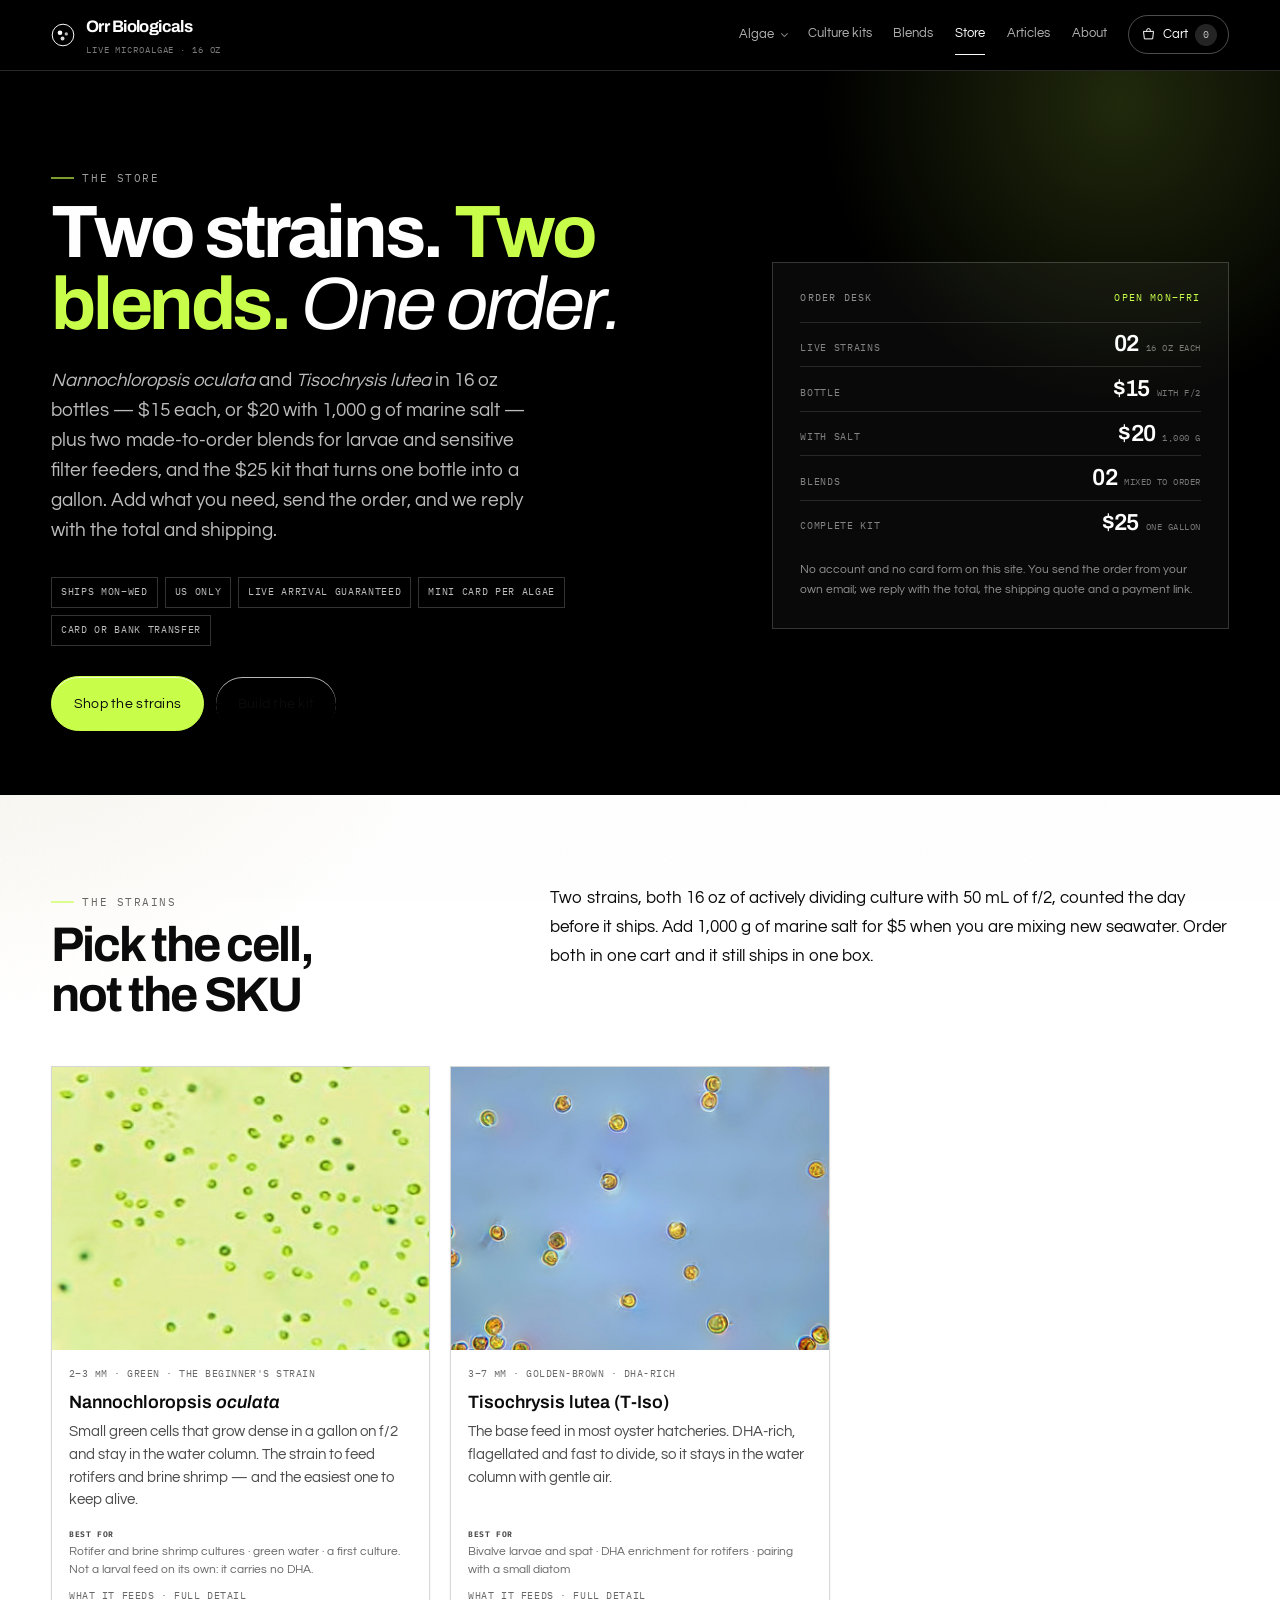
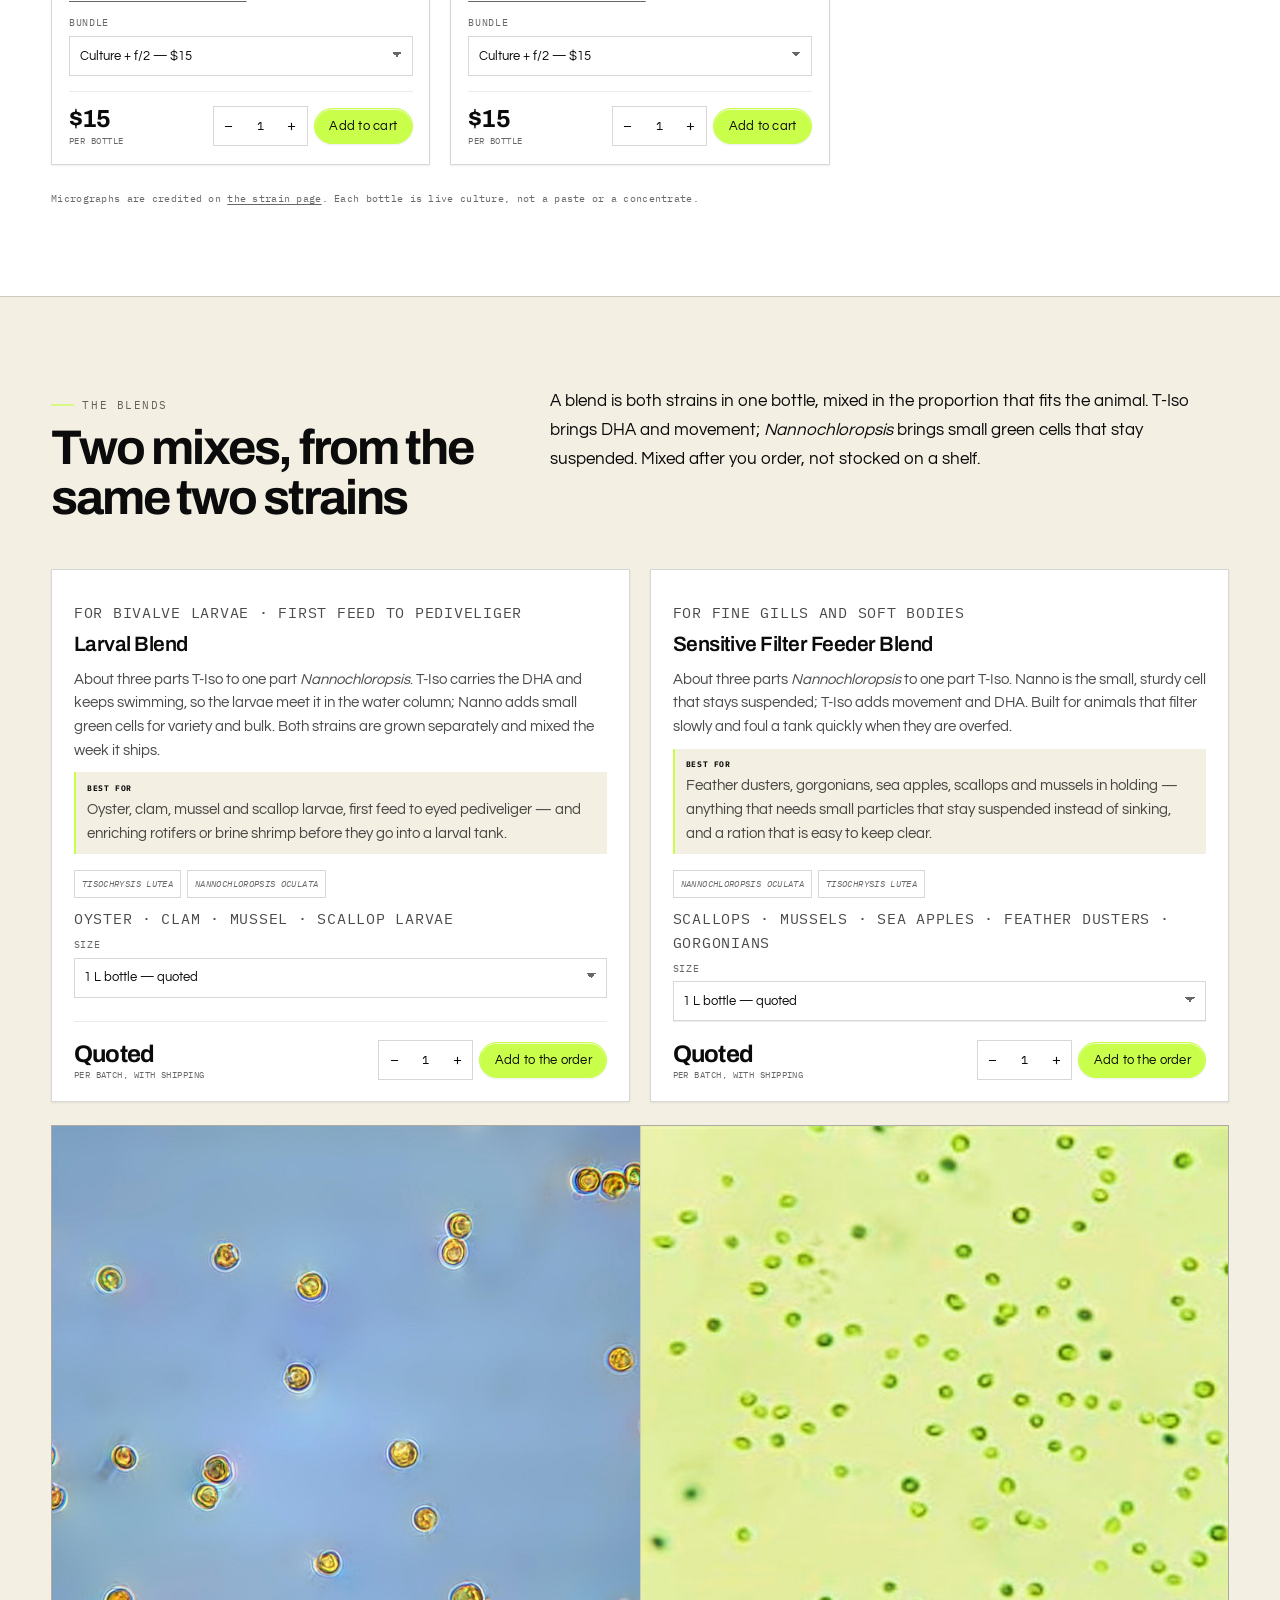
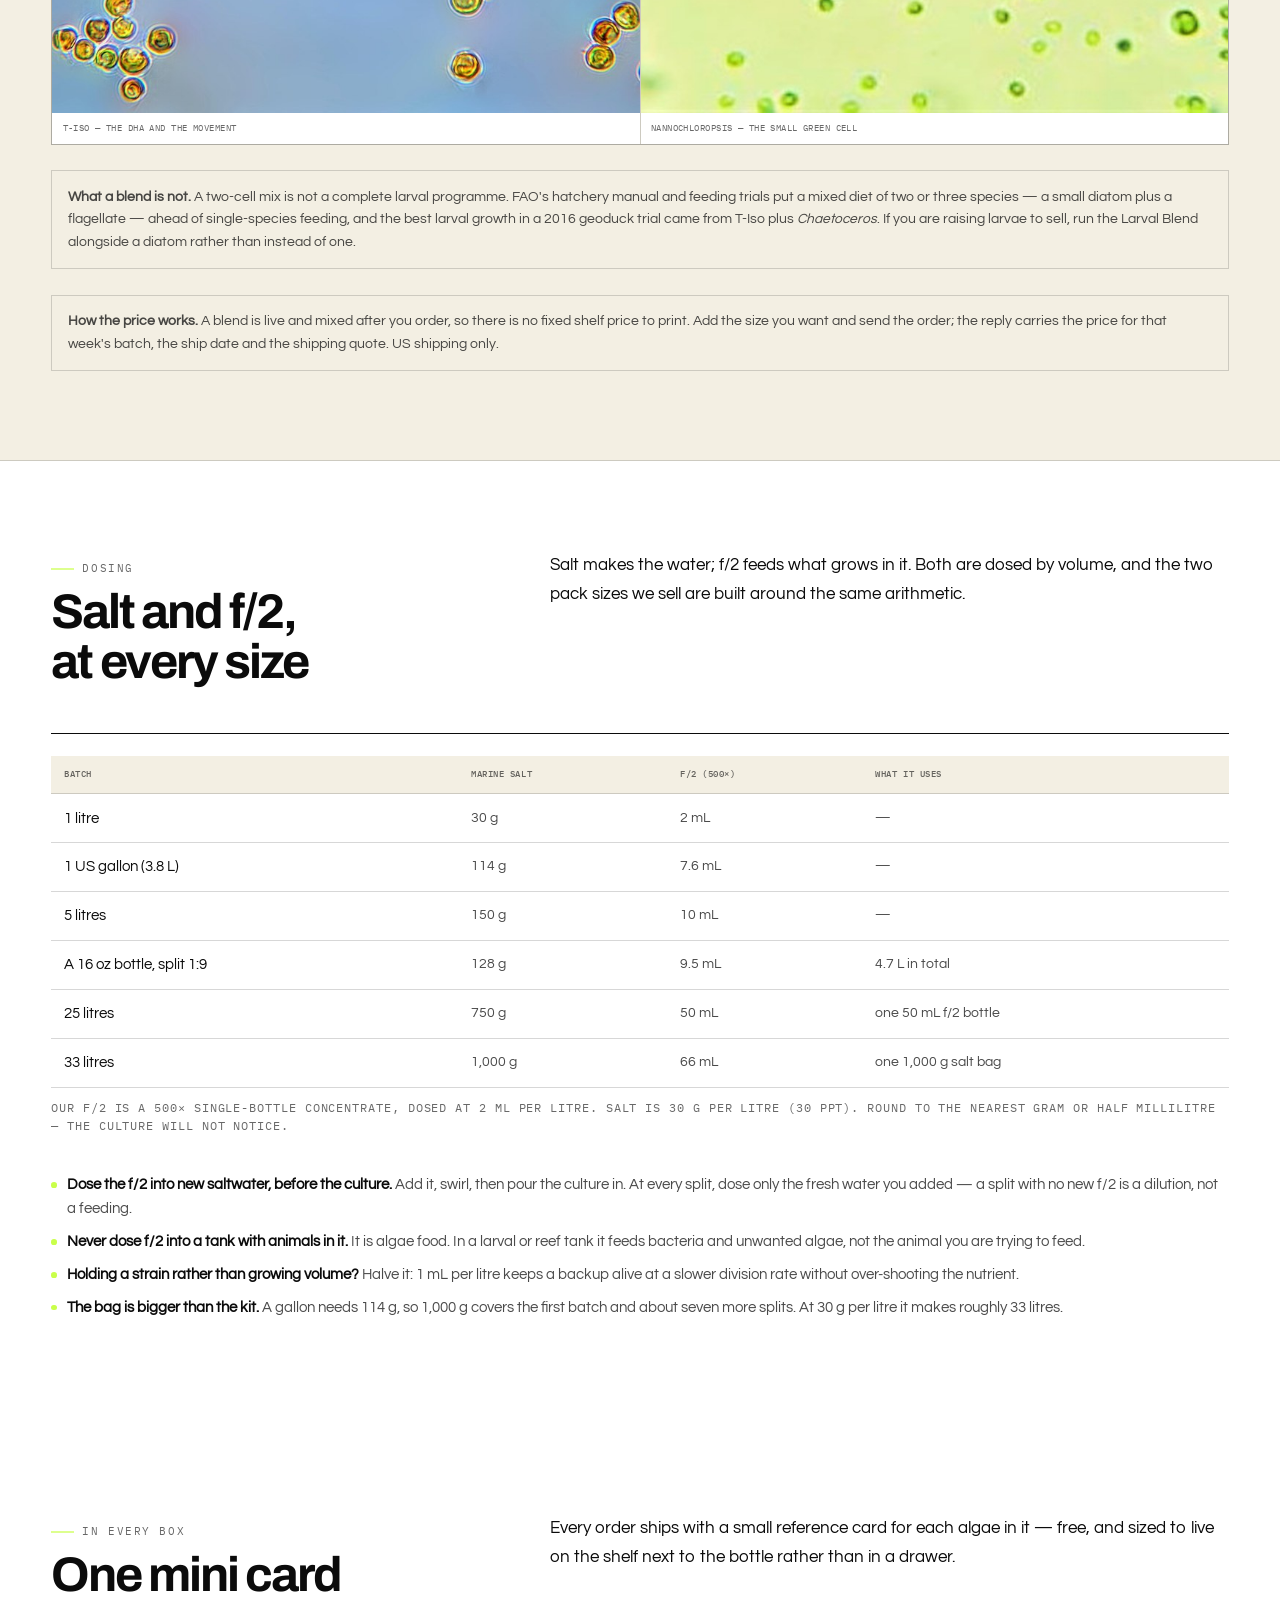
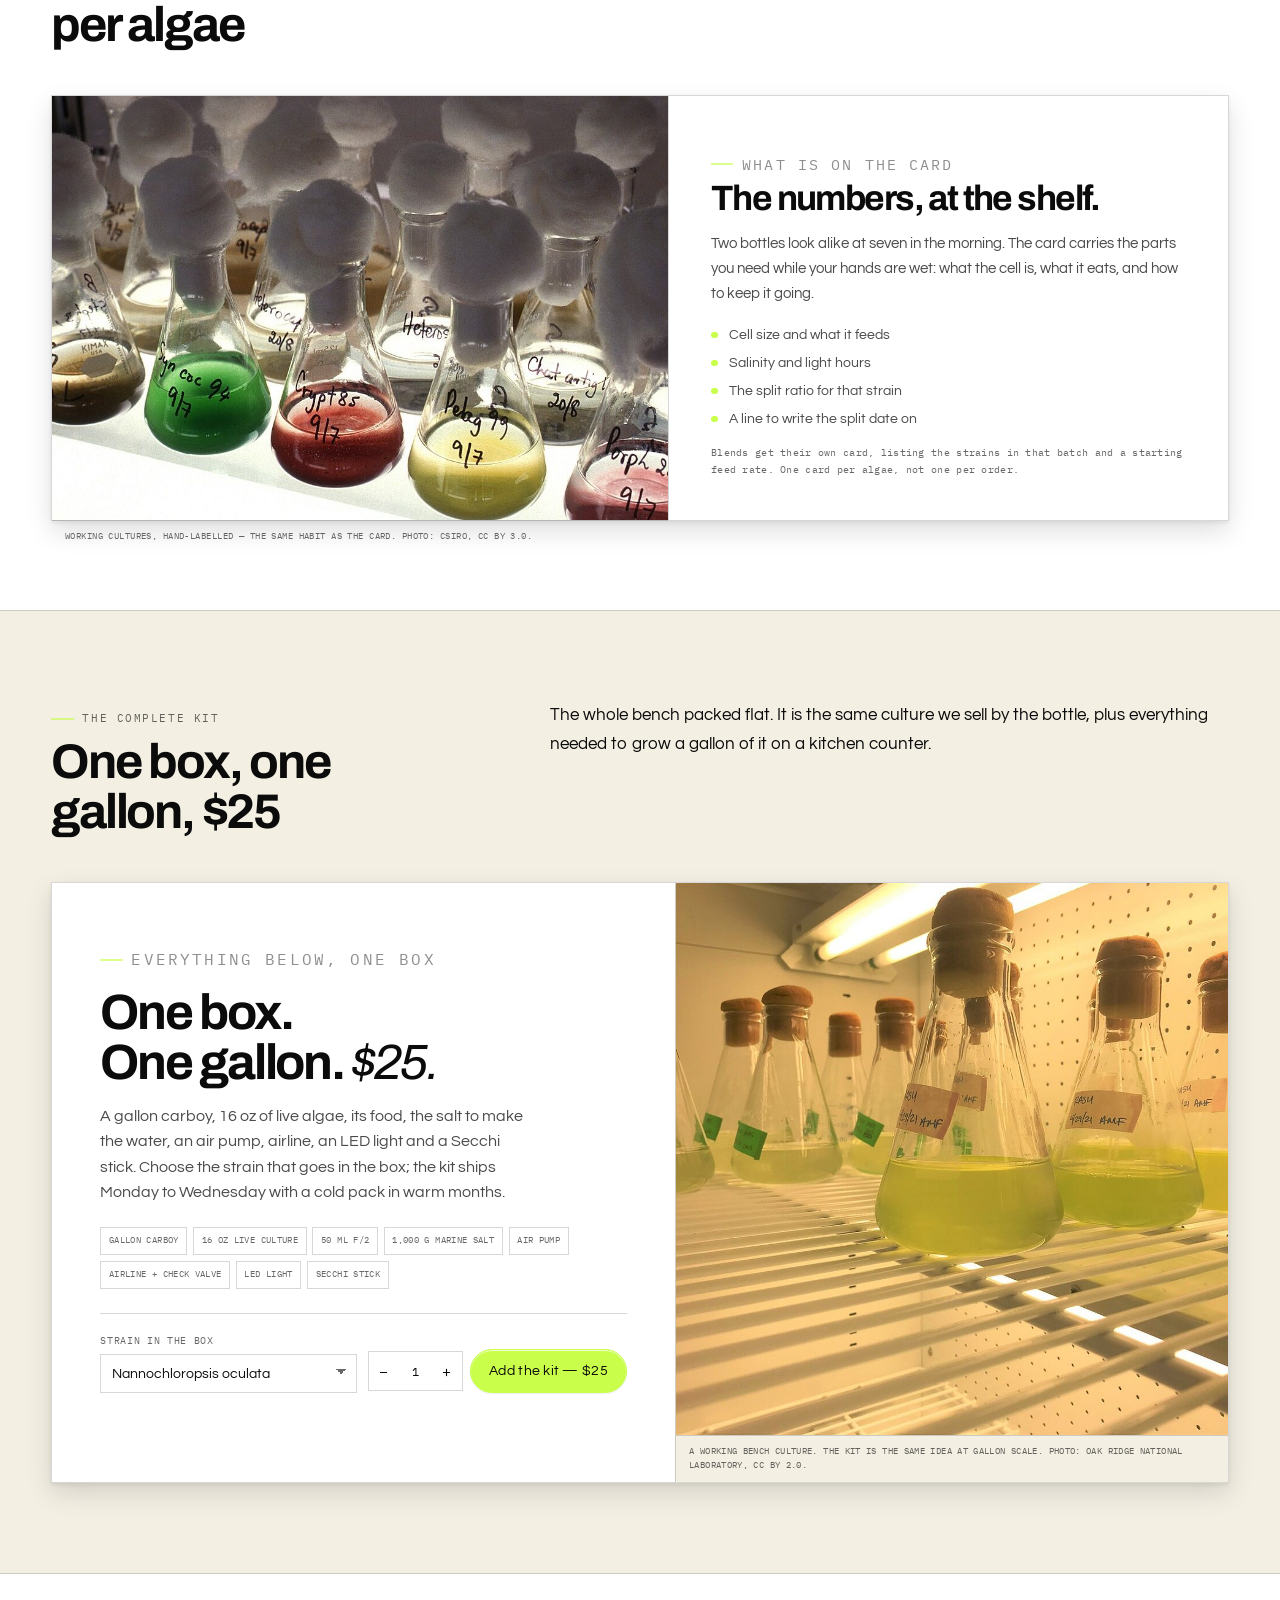
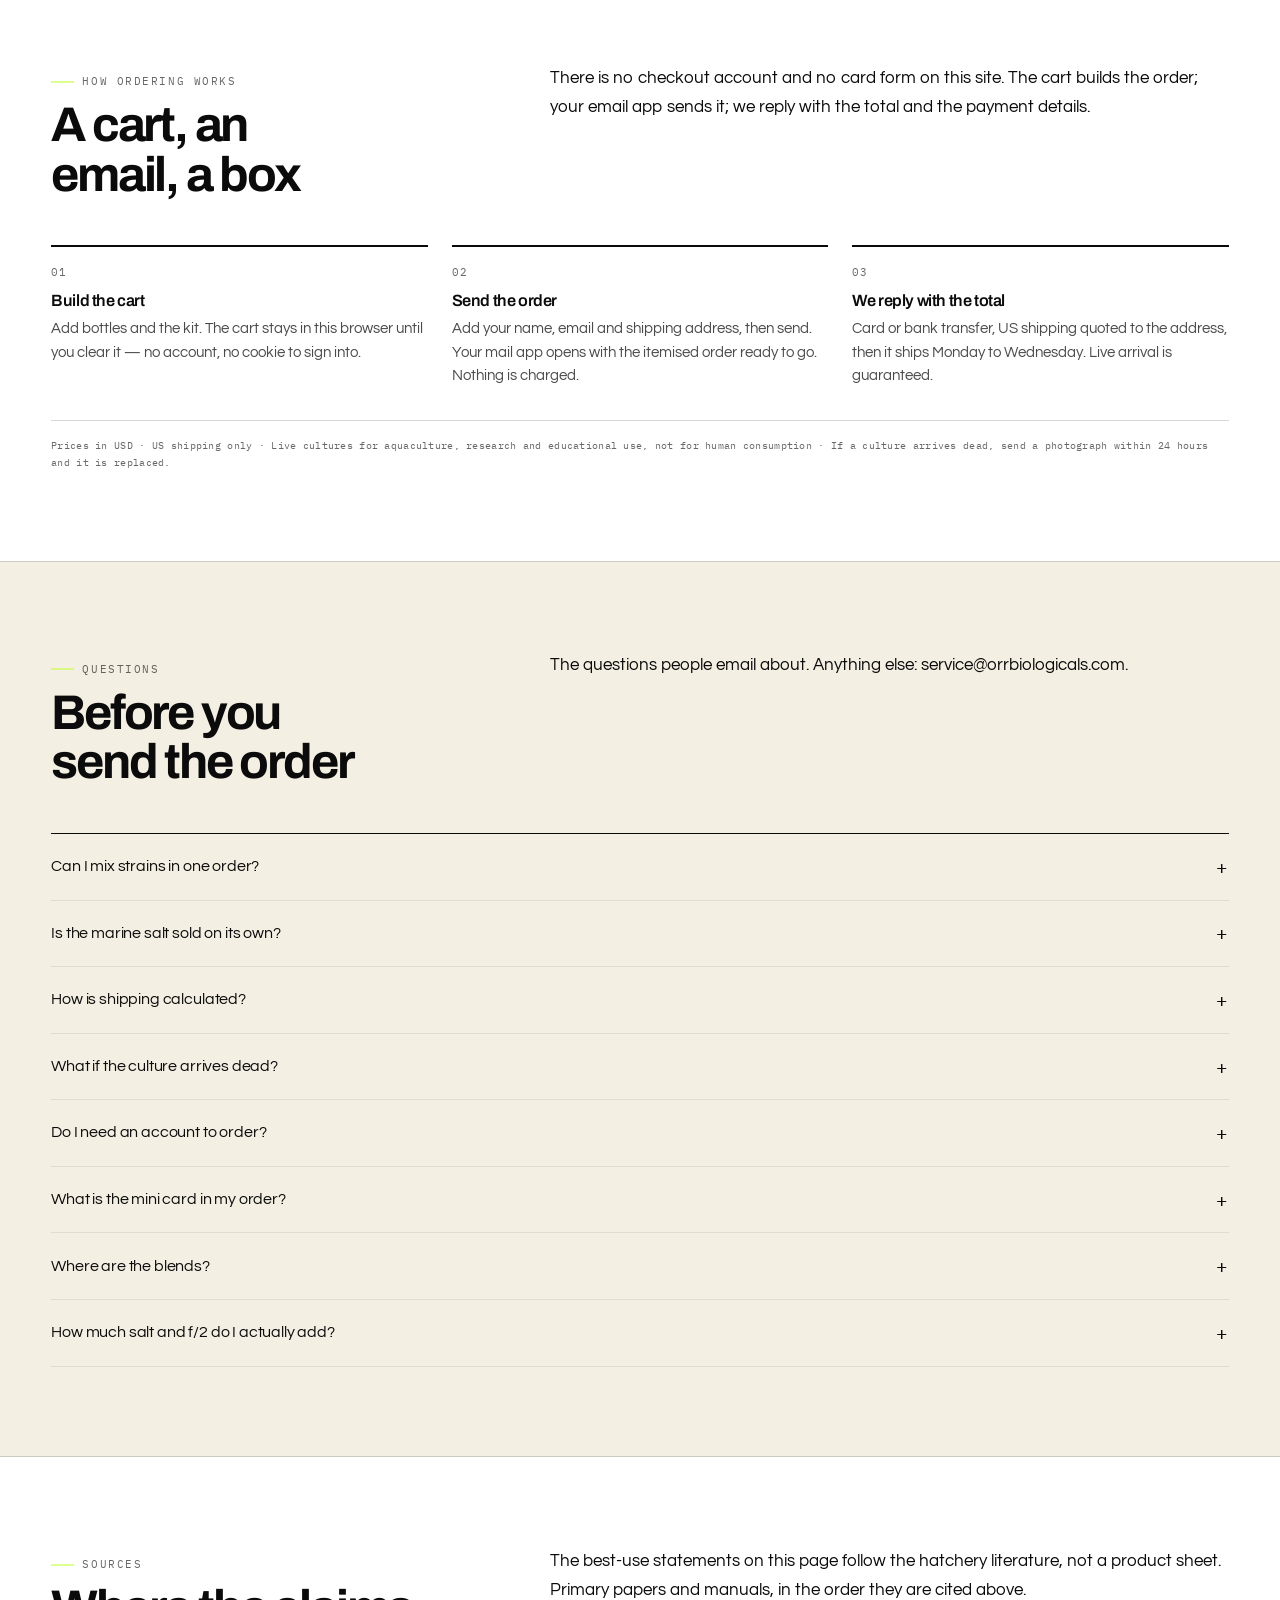
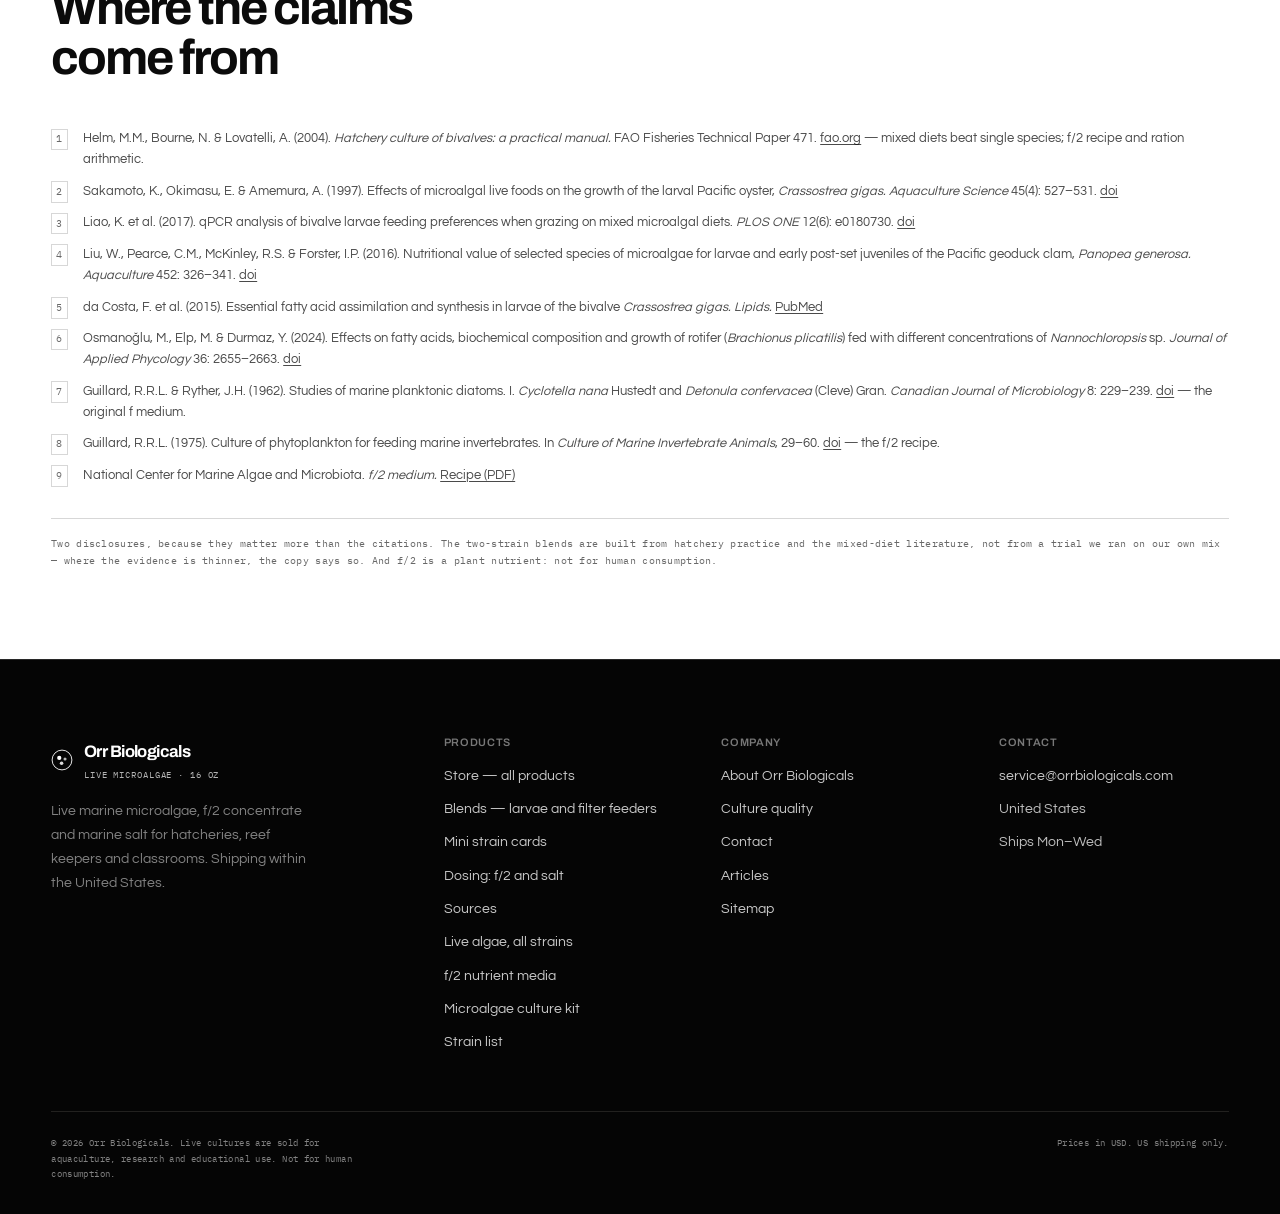
<file: index.html>
<!DOCTYPE html>
<html lang="en">
<head>
<meta charset="utf-8">
<meta name="viewport" content="width=device-width, initial-scale=1">
<title>Two Live Microalgae Strains &amp; Blends | Orr Biologicals</title>
<meta name="description" content="Nannochloropsis oculata and Tisochrysis lutea, 16 oz for $15 or $20 with salt, with what each strain is best at and the salt and f/2 doses. Two blends mixed to order, and the one-gallon kit. US shipping.">
<link rel="canonical" href="https://store.orrbiologicals.com/">
<meta name="robots" content="max-image-preview:large">
<link rel="icon" href="/favicon.svg" type="image/svg+xml">
<link rel="preconnect" href="https://fonts.googleapis.com">
<link rel="preconnect" href="https://fonts.gstatic.com" crossorigin>
<link rel="stylesheet" href="https://fonts.googleapis.com/css2?family=Archivo:wght@400;500;600;700;800&amp;family=IBM+Plex+Mono:wght@400;500&amp;family=Questrial&amp;display=swap">
<link rel="stylesheet" href="/assets/site.css?v=20261124a">
<link rel="stylesheet" href="/assets/store.css?v=20261127b">
<meta name="theme-color" content="#000000">
<meta property="og:type" content="website">
<meta property="og:site_name" content="Orr Biologicals">
<meta property="og:title" content="Two strains, two blends — the store">
<meta property="og:description" content="Nannochloropsis and T-Iso at $15 a bottle, $20 with salt, blends mixed to order, and the kit. A mini card for every algae in the box.">
<meta property="og:url" content="https://store.orrbiologicals.com/">
<meta property="og:locale" content="en_US">
<meta property="og:image" content="https://store.orrbiologicals.com/assets/images/culturekit-hero.jpg">
<meta property="og:image:type" content="image/jpeg">
<meta property="og:image:width" content="1024">
<meta property="og:image:height" content="1024">
<meta property="og:image:alt" content="Cotton-plugged flasks of green microalgae cultures on a lit shelf.">
<meta name="twitter:card" content="summary_large_image">
<meta name="twitter:title" content="Two strains, two blends — the store">
<meta name="twitter:description" content="Nannochloropsis and T-Iso, $15 or $20 with salt, blends mixed to order. A mini card for every algae in the box.">
<meta name="twitter:image" content="https://store.orrbiologicals.com/assets/images/culturekit-hero.jpg">
<meta name="twitter:image:alt" content="A one-gallon microalgae culture kit on a pale wooden bench.">
<script type="application/ld+json">
{
  "@context": "https://schema.org",
  "@graph": [
    {
      "@type": "BreadcrumbList",
      "itemListElement": [
        {
          "@type": "ListItem",
          "position": 1,
          "name": "Home",
          "item": "https://orrbiologicals.com/"
        },
        {
          "@type": "ListItem",
          "position": 2,
          "name": "Store",
          "item": "https://store.orrbiologicals.com/"
        }
      ]
    },
    {
      "@type": "ItemList",
      "name": "Orr Biologicals store",
      "numberOfItems": 3,
      "itemListElement": [
        {
          "@type": "ListItem",
          "position": 1,
          "item": {
            "@type": "Product",
            "name": "Nannochloropsis oculata, 16 oz live culture",
            "url": "https://store.orrbiologicals.com/#nanno",
            "image": "https://store.orrbiologicals.com/assets/strains/nannochloropsis-oculata.jpg",
            "brand": {
              "@type": "Brand",
              "name": "Orr Biologicals"
            },
            "offers": {
              "@type": "Offer",
              "price": "15.00",
              "priceCurrency": "USD",
              "availability": "https://schema.org/InStock"
            }
          }
        },
        {
          "@type": "ListItem",
          "position": 2,
          "item": {
            "@type": "Product",
            "name": "Tisochrysis lutea (T-Iso), 16 oz live culture",
            "url": "https://store.orrbiologicals.com/#tiso",
            "image": "https://store.orrbiologicals.com/assets/strains/tisochrysis-lutea.jpg",
            "brand": {
              "@type": "Brand",
              "name": "Orr Biologicals"
            },
            "offers": {
              "@type": "Offer",
              "price": "15.00",
              "priceCurrency": "USD",
              "availability": "https://schema.org/InStock"
            }
          }
        },
        {
          "@type": "ListItem",
          "position": 3,
          "item": {
            "@type": "Product",
            "name": "One-gallon microalgae culture kit",
            "url": "https://store.orrbiologicals.com/#kit",
            "image": "https://store.orrbiologicals.com/assets/images/culturekit-hero.jpg",
            "brand": {
              "@type": "Brand",
              "name": "Orr Biologicals"
            },
            "offers": {
              "@type": "Offer",
              "price": "25.00",
              "priceCurrency": "USD",
              "availability": "https://schema.org/InStock"
            }
          }
        }
      ]
    }
  ]
}
</script>
</head>
<body class="store-page">
<div class="ambient" aria-hidden="true"></div>
<a class="skip" href="#main">Skip to content</a>
<header class="site-head">
  <div class="wrap head-in">
    <a class="brand" href="https://orrbiologicals.com/">
      <svg viewBox="0 0 32 32" aria-hidden="true" focusable="false">
        <circle cx="16" cy="16" r="14.4" fill="none" stroke="currentColor" stroke-width="1.3"/>
        <circle cx="12" cy="13" r="3.1" fill="currentColor"/>
        <circle cx="20.4" cy="14.6" r="2.2" fill="currentColor" opacity=".72"/>
        <circle cx="15.4" cy="20.6" r="2.6" fill="currentColor" opacity=".86"/>
      </svg>
      <span>Orr Biologicals<small>Live microalgae · 16 oz</small></span>
    </a>
    <nav class="nav" aria-label="Primary">
      <details class="nav-drop">
        <summary>Algae</summary>
        <div class="nav-drop__menu">
          <a href="https://orrbiologicals.com/algae">Live algae</a>
          <a href="https://orrbiologicals.com/algae#media">f/2 nutrient media</a>
          <a href="https://orrbiologicals.com/algae#salt">Marine salt</a>
        </div>
      </details>
      <a href="https://orrbiologicals.com/culturekits">Culture kits</a>
      <a href="#blends">Blends</a>
      <a href="/" aria-current="page">Store</a>
      <a href="https://orrbiologicals.com/articles/">Articles</a>
      <a href="https://orrbiologicals.com/company">About</a>
      <button type="button" class="store-cart" data-open-cart data-empty="true" aria-haspopup="dialog" aria-label="Open cart, 0 items">
        <svg viewBox="0 0 24 24" fill="none" stroke="currentColor" stroke-width="1.6" aria-hidden="true" focusable="false">
          <path d="M4 7h16l-1.4 12H5.4L4 7Z"/>
          <path d="M9 7V5.5a3 3 0 0 1 6 0V7"/>
        </svg>
        Cart <span class="store-cart__count" data-cart-count>0</span>
      </button>
    </nav>
  </div>
</header>

<main id="main">
  <section class="store-hero" aria-labelledby="store-title">
    <div class="wrap store-hero__grid">
      <div>
        <p class="eyebrow">The store</p>
        <h1 id="store-title">Two strains. <span>Two blends.</span> <em>One order.</em></h1>
        <p class="lead"><i>Nannochloropsis oculata</i> and <i>Tisochrysis lutea</i> in 16 oz bottles — $15 each, or $20 with 1,000 g of marine salt — plus two made-to-order blends for larvae and sensitive filter feeders, and the $25 kit that turns one bottle into a gallon. Add what you need, send the order, and we reply with the total and shipping.</p>
        <ul class="store-hero__chips">
          <li>Ships Mon–Wed</li>
          <li>US only</li>
          <li>Live arrival guaranteed</li>
          <li>Mini card per algae</li>
          <li>Card or bank transfer</li>
        </ul>
        <div class="btn-row">
          <a class="btn" href="#shelf">Shop the strains</a>
          <a class="btn btn--ghost" href="#kit">Build the kit</a>
        </div>
      </div>
      <aside class="store-desk" aria-label="Store summary">
        <p class="store-desk__head">Order desk <span>Open Mon–Fri</span></p>
        <dl>
          <div><dt>Live strains</dt><dd><b>02</b><span>16 oz each</span></dd></div>
          <div><dt>Bottle</dt><dd><b>$15</b><span>with f/2</span></dd></div>
          <div><dt>With salt</dt><dd><b>$20</b><span>1,000 g</span></dd></div>
          <div><dt>Blends</dt><dd><b>02</b><span>mixed to order</span></dd></div>
          <div><dt>Complete kit</dt><dd><b>$25</b><span>one gallon</span></dd></div>
        </dl>
        <p class="store-desk__note">No account and no card form on this site. You send the order from your own email; we reply with the total, the shipping quote and a payment link.</p>
      </aside>
    </div>
  </section>

  <section class="store-section" id="shelf" aria-labelledby="shelf-title">
    <div class="wrap">
      <div class="section-head">
        <div>
          <p class="eyebrow">The strains</p>
          <h2 id="shelf-title">Pick the cell, not the SKU</h2>
        </div>
        <p class="store-lead">Two strains, both 16 oz of actively dividing culture with 50 mL of f/2, counted the day before it ships. Add 1,000 g of marine salt for $5 when you are mixing new seawater. Order both in one cart and it still ships in one box.</p>
      </div>

      <noscript><p class="store-noscript">The cart needs JavaScript. You can still order by email at <a href="mailto:service@orrbiologicals.com?subject=Store%20order">service@orrbiologicals.com</a> — tell us the strain, the quantity and the address.</p></noscript>

      <div class="prod-grid">
        <article class="prod" id="nanno" data-product="nanno">
          <button type="button" class="prod__media" data-strain-open="nanno" aria-label="Open details for Nannochloropsis oculata">
            <img src="/assets/strains/nannochloropsis-oculata.jpg" width="800" height="800" loading="eager" decoding="async" alt="Light micrograph of Nannochloropsis oculata: many small, round green cells across a pale green field.">
          </button>
          <div class="prod__body">
            <p class="prod__meta">2–3 µm · green · the beginner's strain</p>
            <h3><button type="button" class="prod__name" data-strain-open="nanno">Nannochloropsis <i>oculata</i></button></h3>
            <p class="prod__desc">Small green cells that grow dense in a gallon on f/2 and stay in the water column. The strain to feed rotifers and brine shrimp — and the easiest one to keep alive.</p>
            <p class="prod__best"><b>Best for</b>Rotifer and brine shrimp cultures · green water · a first culture. Not a larval feed on its own: it carries no DHA.</p>
            <button type="button" class="prod__more" data-strain-open="nanno">What it feeds · full detail</button>
            <div class="prod__opts">
              <label for="variant-nanno">Bundle</label>
              <select id="variant-nanno" data-variant>
                <option value="culture">Culture + f/2 — $15</option>
                <option value="salt">+ 1,000 g marine salt — $20</option>
              </select>
            </div>
            <div class="prod__foot">
              <p class="prod__price"><b data-price>$15</b><small>per bottle</small></p>
              <div class="prod__actions">
                <div class="qty">
                  <button type="button" data-step="-1" aria-label="Decrease Nannochloropsis quantity">−</button>
                  <input type="number" min="1" max="99" value="1" inputmode="numeric" aria-label="Nannochloropsis quantity" data-qty-input>
                  <button type="button" data-step="1" aria-label="Increase Nannochloropsis quantity">+</button>
                </div>
                <button type="button" class="btn" data-add>Add to cart</button>
              </div>
            </div>
          </div>
        </article>

        <article class="prod" id="tiso" data-product="tiso">
          <button type="button" class="prod__media" data-strain-open="tiso" aria-label="Open details for Tisochrysis lutea (T-Iso)">
            <img src="/assets/strains/tisochrysis-lutea.jpg" width="800" height="800" loading="lazy" decoding="async" alt="Light micrograph of Tisochrysis lutea, the T-Iso strain: many small golden-brown cells across a pale blue field.">
          </button>
          <div class="prod__body">
            <p class="prod__meta">3–7 µm · golden-brown · DHA-rich</p>
            <h3><button type="button" class="prod__name" data-strain-open="tiso">Tisochrysis lutea (T-Iso)</button></h3>
            <p class="prod__desc">The base feed in most oyster hatcheries. DHA-rich, flagellated and fast to divide, so it stays in the water column with gentle air.</p>
            <p class="prod__best"><b>Best for</b>Bivalve larvae and spat · DHA enrichment for rotifers · pairing with a small diatom</p>
            <button type="button" class="prod__more" data-strain-open="tiso">What it feeds · full detail</button>
            <div class="prod__opts">
              <label for="variant-tiso">Bundle</label>
              <select id="variant-tiso" data-variant>
                <option value="culture">Culture + f/2 — $15</option>
                <option value="salt">+ 1,000 g marine salt — $20</option>
              </select>
            </div>
            <div class="prod__foot">
              <p class="prod__price"><b data-price>$15</b><small>per bottle</small></p>
              <div class="prod__actions">
                <div class="qty">
                  <button type="button" data-step="-1" aria-label="Decrease T-Iso quantity">−</button>
                  <input type="number" min="1" max="99" value="1" inputmode="numeric" aria-label="T-Iso quantity" data-qty-input>
                  <button type="button" data-step="1" aria-label="Increase T-Iso quantity">+</button>
                </div>
                <button type="button" class="btn" data-add>Add to cart</button>
              </div>
            </div>
          </div>
        </article>




      </div>

      <p class="store-credit">Micrographs are credited on <a href="https://orrbiologicals.com/algae#strains">the strain page</a>. Each bottle is live culture, not a paste or a concentrate.</p>
    </div>
  </section>


  <section class="store-section store-section--paper" id="blends" aria-labelledby="blends-title">
    <div class="wrap">
      <div class="section-head">
        <div>
          <p class="eyebrow">The blends</p>
          <h2 id="blends-title">Two mixes, from the same two strains</h2>
        </div>
        <p class="store-lead">A blend is both strains in one bottle, mixed in the proportion that fits the animal. T-Iso brings DHA and movement; <i>Nannochloropsis</i> brings small green cells that stay suspended. Mixed after you order, not stocked on a shelf.</p>
      </div>
      <div class="blend-grid">
        <article class="blend-card" id="blend-larval" data-product="blend-larval">
          <p class="prod__meta">For bivalve larvae · first feed to pediveliger</p>
          <h3>Larval Blend</h3>
          <p>About three parts T-Iso to one part <i>Nannochloropsis</i>. T-Iso carries the DHA and keeps swimming, so the larvae meet it in the water column; Nanno adds small green cells for variety and bulk. Both strains are grown separately and mixed the week it ships.</p>
          <p class="blend-card__best"><b>Best for</b>Oyster, clam, mussel and scallop larvae, first feed to eyed pediveliger — and enriching rotifers or brine shrimp before they go into a larval tank.</p>
          <ul class="blend-card__parts">
            <li><i>Tisochrysis lutea</i></li>
            <li><i>Nannochloropsis oculata</i></li>
          </ul>
          <p class="prod__meta">Oyster · clam · mussel · scallop larvae</p>
          <div class="prod__opts">
            <label for="variant-blend-larval">Size</label>
            <select id="variant-blend-larval" data-variant>
              <option value="1l">1 L bottle — quoted</option>
              <option value="5l">5 L batch — quoted</option>
              <option value="20l">20 L batch — quoted</option>
            </select>
          </div>
          <div class="blend-card__foot">
            <p class="blend-card__price"><b data-price>Quoted</b><small>per batch, with shipping</small></p>
            <div class="prod__actions">
              <div class="qty">
                <button type="button" data-step="-1" aria-label="Decrease Larval Blend quantity">−</button>
                <input type="number" min="1" max="99" value="1" inputmode="numeric" aria-label="Larval Blend quantity" data-qty-input>
                <button type="button" data-step="1" aria-label="Increase Larval Blend quantity">+</button>
              </div>
              <button type="button" class="btn" data-add>Add to the order</button>
            </div>
          </div>
        </article>

        <article class="blend-card" id="blend-filter" data-product="blend-filter">
          <p class="prod__meta">For fine gills and soft bodies</p>
          <h3>Sensitive Filter Feeder Blend</h3>
          <p>About three parts <i>Nannochloropsis</i> to one part T-Iso. Nanno is the small, sturdy cell that stays suspended; T-Iso adds movement and DHA. Built for animals that filter slowly and foul a tank quickly when they are overfed.</p>
          <p class="blend-card__best"><b>Best for</b>Feather dusters, gorgonians, sea apples, scallops and mussels in holding — anything that needs small particles that stay suspended instead of sinking, and a ration that is easy to keep clear.</p>
          <ul class="blend-card__parts">
            <li><i>Nannochloropsis oculata</i></li>
            <li><i>Tisochrysis lutea</i></li>
          </ul>
          <p class="prod__meta">Scallops · mussels · sea apples · feather dusters · gorgonians</p>
          <div class="prod__opts">
            <label for="variant-blend-filter">Size</label>
            <select id="variant-blend-filter" data-variant>
              <option value="1l">1 L bottle — quoted</option>
              <option value="5l">5 L batch — quoted</option>
              <option value="20l">20 L batch — quoted</option>
            </select>
          </div>
          <div class="blend-card__foot">
            <p class="blend-card__price"><b data-price>Quoted</b><small>per batch, with shipping</small></p>
            <div class="prod__actions">
              <div class="qty">
                <button type="button" data-step="-1" aria-label="Decrease Sensitive Filter Feeder Blend quantity">−</button>
                <input type="number" min="1" max="99" value="1" inputmode="numeric" aria-label="Sensitive Filter Feeder Blend quantity" data-qty-input>
                <button type="button" data-step="1" aria-label="Increase Sensitive Filter Feeder Blend quantity">+</button>
              </div>
              <button type="button" class="btn" data-add>Add to the order</button>
            </div>
          </div>
        </article>
      </div>
      <div class="blend-pair">
        <figure>
          <img src="/assets/strains/tisochrysis-lutea.jpg" width="800" height="800" loading="lazy" decoding="async" alt="Light micrograph of Tisochrysis lutea: small golden-brown cells across a pale blue field.">
          <figcaption>T-Iso — the DHA and the movement</figcaption>
        </figure>
        <figure>
          <img src="/assets/strains/nannochloropsis-oculata.jpg" width="800" height="800" loading="lazy" decoding="async" alt="Light micrograph of Nannochloropsis oculata: many small, round green cells across a pale green field.">
          <figcaption>Nannochloropsis — the small green cell</figcaption>
        </figure>
      </div>
      <p class="blend-note"><strong>What a blend is not.</strong> A two-cell mix is not a complete larval programme. FAO's hatchery manual and feeding trials put a mixed diet of two or three species — a small diatom plus a flagellate — ahead of single-species feeding, and the best larval growth in a 2016 geoduck trial came from T-Iso plus <i>Chaetoceros</i>. If you are raising larvae to sell, run the Larval Blend alongside a diatom rather than instead of one.</p>
      <p class="blend-note"><strong>How the price works.</strong> A blend is live and mixed after you order, so there is no fixed shelf price to print. Add the size you want and send the order; the reply carries the price for that week's batch, the ship date and the shipping quote. US shipping only.</p>
    </div>
  </section>

  <section class="store-section" id="dosing" aria-labelledby="dosing-title">
    <div class="wrap">
      <div class="section-head">
        <div>
          <p class="eyebrow">Dosing</p>
          <h2 id="dosing-title">Salt and f/2, at every size</h2>
        </div>
        <p class="store-lead">Salt makes the water; f/2 feeds what grows in it. Both are dosed by volume, and the two pack sizes we sell are built around the same arithmetic.</p>
      </div>
      <div class="table-scroll">
        <table class="dose-table">
          <caption>Our f/2 is a 500× single-bottle concentrate, dosed at 2 mL per litre. Salt is 30 g per litre (30 ppt). Round to the nearest gram or half millilitre — the culture will not notice.</caption>
          <thead>
            <tr><th scope="col">Batch</th><th scope="col">Marine salt</th><th scope="col">f/2 (500×)</th><th scope="col">What it uses</th></tr>
          </thead>
          <tbody>
            <tr><th scope="row">1 litre</th><td>30 g</td><td>2 mL</td><td>—</td></tr>
            <tr><th scope="row">1 US gallon (3.8 L)</th><td>114 g</td><td>7.6 mL</td><td>—</td></tr>
            <tr><th scope="row">5 litres</th><td>150 g</td><td>10 mL</td><td>—</td></tr>
            <tr><th scope="row">A 16 oz bottle, split 1:9</th><td>128 g</td><td>9.5 mL</td><td>4.7 L in total</td></tr>
            <tr><th scope="row">25 litres</th><td>750 g</td><td>50 mL</td><td>one 50 mL f/2 bottle</td></tr>
            <tr><th scope="row">33 litres</th><td>1,000 g</td><td>66 mL</td><td>one 1,000 g salt bag</td></tr>
          </tbody>
        </table>
      </div>
      <ul class="use-list use-list--spaced">
        <li><b>Dose the f/2 into new saltwater, before the culture.</b> Add it, swirl, then pour the culture in. At every split, dose only the fresh water you added — a split with no new f/2 is a dilution, not a feeding.</li>
        <li><b>Never dose f/2 into a tank with animals in it.</b> It is algae food. In a larval or reef tank it feeds bacteria and unwanted algae, not the animal you are trying to feed.</li>
        <li><b>Holding a strain rather than growing volume?</b> Halve it: 1 mL per litre keeps a backup alive at a slower division rate without over-shooting the nutrient.</li>
        <li><b>The bag is bigger than the kit.</b> A gallon needs 114 g, so 1,000 g covers the first batch and about seven more splits. At 30 g per litre it makes roughly 33 litres.</li>
      </ul>
    </div>
  </section>

  <section class="store-section" id="cards" aria-labelledby="cards-title">
    <div class="wrap">
      <div class="section-head">
        <div>
          <p class="eyebrow">In every box</p>
          <h2 id="cards-title">One mini card per algae</h2>
        </div>
        <p class="store-lead">Every order ships with a small reference card for each algae in it — free, and sized to live on the shelf next to the bottle rather than in a drawer.</p>
      </div>
      <div class="card-band">
        <figure>
          <img src="/assets/images/strain-cards.jpg?v=20261127c" width="1280" height="690" loading="lazy" decoding="async" alt="Hand-labelled, cotton-plugged Erlenmeyer flasks of microalgae cultures in green, amber and red, standing on a lit shelf.">
          <figcaption>Working cultures, hand-labelled — the same habit as the card. Photo: CSIRO, CC BY 3.0.</figcaption>
        </figure>
        <div class="card-band__copy">
          <p class="eyebrow">What is on the card</p>
          <h2>The numbers, at the shelf.</h2>
          <p>Two bottles look alike at seven in the morning. The card carries the parts you need while your hands are wet: what the cell is, what it eats, and how to keep it going.</p>
          <ul class="card-band__list">
            <li>Cell size and what it feeds</li>
            <li>Salinity and light hours</li>
            <li>The split ratio for that strain</li>
            <li>A line to write the split date on</li>
          </ul>
          <p class="small">Blends get their own card, listing the strains in that batch and a starting feed rate. One card per algae, not one per order.</p>
        </div>
      </div>
    </div>
  </section>

  <section class="store-section store-section--paper" id="kit" aria-labelledby="kit-title">
    <div class="wrap">
      <div class="section-head">
        <div>
          <p class="eyebrow">The complete kit</p>
          <h2 id="kit-title">One box, one gallon, $25</h2>
        </div>
        <p class="store-lead">The whole bench packed flat. It is the same culture we sell by the bottle, plus everything needed to grow a gallon of it on a kitchen counter.</p>
      </div>

      <article class="kit-feature" data-product="kit">
        <div class="kit-feature__grid">
          <div class="kit-feature__copy">
            <p class="eyebrow">Everything below, one box</p>
            <h2>One box.<br>One gallon. <em>$25.</em></h2>
            <p>A gallon carboy, 16 oz of live algae, its food, the salt to make the water, an air pump, airline, an LED light and a Secchi stick. Choose the strain that goes in the box; the kit ships Monday to Wednesday with a cold pack in warm months.</p>
            <ul class="kit-feature__parts">
              <li>Gallon carboy</li>
              <li>16 oz live culture</li>
              <li>50 mL f/2</li>
              <li>1,000 g marine salt</li>
              <li>Air pump</li>
              <li>Airline + check valve</li>
              <li>LED light</li>
              <li>Secchi stick</li>
            </ul>
            <div class="kit-buy">
              <div class="kit-buy__field">
                <label for="variant-kit">Strain in the box</label>
                <select id="variant-kit" data-variant>
                  <option value="nanno">Nannochloropsis oculata</option>
                  <option value="tiso">Tisochrysis lutea (T-Iso)</option>
                </select>
              </div>
              <div class="kit-buy__actions">
                <div class="qty">
                  <button type="button" data-step="-1" aria-label="Decrease kit quantity">−</button>
                  <input type="number" min="1" max="99" value="1" inputmode="numeric" aria-label="Kit quantity" data-qty-input>
                  <button type="button" data-step="1" aria-label="Increase kit quantity">+</button>
                </div>
                <button type="button" class="btn" data-add>Add the kit — $25</button>
              </div>
            </div>
          </div>
          <figure class="kit-feature__fig">
            <img src="/assets/images/culturekit-hero.jpg?v=20261127c" width="1024" height="1024" loading="lazy" decoding="async" alt="Cotton-plugged Erlenmeyer flasks of green and yellow-green microalgae cultures standing on a lit shelf.">
            <figcaption>A working bench culture. The kit is the same idea at gallon scale. Photo: Oak Ridge National Laboratory, CC BY 2.0.</figcaption>
          </figure>
        </div>
      </article>
    </div>
  </section>

  <section class="store-section" id="how" aria-labelledby="how-title">
    <div class="wrap">
      <div class="section-head">
        <div>
          <p class="eyebrow">How ordering works</p>
          <h2 id="how-title">A cart, an email, a box</h2>
        </div>
        <p class="store-lead">There is no checkout account and no card form on this site. The cart builds the order; your email app sends it; we reply with the total and the payment details.</p>
      </div>
      <ol class="store-steps">
        <li>
          <h3>Build the cart</h3>
          <p>Add bottles and the kit. The cart stays in this browser until you clear it — no account, no cookie to sign into.</p>
        </li>
        <li>
          <h3>Send the order</h3>
          <p>Add your name, email and shipping address, then send. Your mail app opens with the itemised order ready to go. Nothing is charged.</p>
        </li>
        <li>
          <h3>We reply with the total</h3>
          <p>Card or bank transfer, US shipping quoted to the address, then it ships Monday to Wednesday. Live arrival is guaranteed.</p>
        </li>
      </ol>
      <p class="store-fine">Prices in USD · US shipping only · Live cultures for aquaculture, research and educational use, not for human consumption · If a culture arrives dead, send a photograph within 24 hours and it is replaced.</p>
    </div>
  </section>

  <section class="store-section store-section--paper" id="faq" aria-labelledby="faq-title">
    <div class="wrap">
      <div class="section-head">
        <div>
          <p class="eyebrow">Questions</p>
          <h2 id="faq-title">Before you send the order</h2>
        </div>
        <p class="store-lead">The questions people email about. Anything else: service@orrbiologicals.com.</p>
      </div>
      <div class="faq">
        <details>
          <summary>Can I mix strains in one order?</summary>
          <p class="answer">Yes. Add each bottle to the cart separately and the order arrives itemised. Mixed bottles still ship together in one box, in the same Monday-to-Wednesday window.</p>
        </details>
        <details>
          <summary>Is the marine salt sold on its own?</summary>
          <p class="answer">No. The 1,000 g bag is a $5 upgrade with a bottle of culture, because a bag of salt without algae is not a product we can ship usefully. Choose the salt bundle on any strain.</p>
        </details>
        <details>
          <summary>How is shipping calculated?</summary>
          <p class="answer">By address, in our reply. US only. Bottles go out insulated with a cold pack in warm months, and we hold the order rather than ship into a heatwave.</p>
        </details>
        <details>
          <summary>What if the culture arrives dead?</summary>
          <p class="answer">Photograph it within 24 hours and send the photo to service@orrbiologicals.com. It is replaced. That is the whole warranty, and it is the only one that matters with live material.</p>
        </details>
        <details>
          <summary>Do I need an account to order?</summary>
          <p class="answer">No. The cart is saved in your browser, and the order goes by email. There is no password to create and no card details are entered on this site.</p>
        </details>
        <details>
          <summary>What is the mini card in my order?</summary>
          <p class="answer">One card for each algae in the box, about the size of a business card. It carries the strain, cell size, salinity, light hours, split ratio and what it feeds — the numbers you want at the shelf without opening a page. Blends get a card listing the strains in that batch.</p>
        </details>
        <details>
          <summary>Where are the blends?</summary>
          <p class="answer">In the <a href="#blends">blends section of this page</a>, below the strains. Two mixes — Larval and Sensitive Filter Feeder — sold by the litre and quoted with your shipping reply, because they are mixed the week they ship.</p>
        </details>
        <details>
          <summary>How much salt and f/2 do I actually add?</summary>
          <p class="answer">30 g of salt and 2 mL of f/2 per litre of water. The <a href="#dosing">dosing table</a> has the numbers for a gallon, a 16 oz bottle and the two pack sizes. f/2 goes into new saltwater, never into a tank with animals in it.</p>
        </details>
      </div>
    </div>
  </section>

  <section class="store-section" id="sources" aria-labelledby="sources-title">
    <div class="wrap">
      <div class="section-head">
        <div>
          <p class="eyebrow">Sources</p>
          <h2 id="sources-title">Where the claims come from</h2>
        </div>
        <p class="store-lead">The best-use statements on this page follow the hatchery literature, not a product sheet. Primary papers and manuals, in the order they are cited above.</p>
      </div>
      <ol class="sources">
        <li>Helm, M.M., Bourne, N. &amp; Lovatelli, A. (2004). <cite>Hatchery culture of bivalves: a practical manual.</cite> FAO Fisheries Technical Paper 471. <a href="https://www.fao.org/4/y5720e/y5720e00.htm" rel="noopener">fao.org</a> — mixed diets beat single species; f/2 recipe and ration arithmetic.</li>
        <li>Sakamoto, K., Okimasu, E. &amp; Amemura, A. (1997). Effects of microalgal live foods on the growth of the larval Pacific oyster, <cite>Crassostrea gigas.</cite> <cite>Aquaculture Science</cite> 45(4): 527–531. <a href="https://doi.org/10.11233/aquaculturesci1953.45.527" rel="noopener">doi</a></li>
        <li>Liao, K. et al. (2017). qPCR analysis of bivalve larvae feeding preferences when grazing on mixed microalgal diets. <cite>PLOS ONE</cite> 12(6): e0180730. <a href="https://doi.org/10.1371/journal.pone.0180730" rel="noopener">doi</a></li>
        <li>Liu, W., Pearce, C.M., McKinley, R.S. &amp; Forster, I.P. (2016). Nutritional value of selected species of microalgae for larvae and early post-set juveniles of the Pacific geoduck clam, <cite>Panopea generosa.</cite> <cite>Aquaculture</cite> 452: 326–341. <a href="https://doi.org/10.1016/j.aquaculture.2015.10.019" rel="noopener">doi</a></li>
        <li>da Costa, F. et al. (2015). Essential fatty acid assimilation and synthesis in larvae of the bivalve <cite>Crassostrea gigas.</cite> <cite>Lipids.</cite> <a href="https://pubmed.ncbi.nlm.nih.gov/25771891" rel="noopener">PubMed</a></li>
        <li>Osmanoğlu, M., Elp, M. &amp; Durmaz, Y. (2024). Effects on fatty acids, biochemical composition and growth of rotifer (<cite>Brachionus plicatilis</cite>) fed with different concentrations of <cite>Nannochloropsis</cite> sp. <cite>Journal of Applied Phycology</cite> 36: 2655–2663. <a href="https://doi.org/10.1007/s10811-024-03302-1" rel="noopener">doi</a></li>
        <li>Guillard, R.R.L. &amp; Ryther, J.H. (1962). Studies of marine planktonic diatoms. I. <cite>Cyclotella nana</cite> Hustedt and <cite>Detonula confervacea</cite> (Cleve) Gran. <cite>Canadian Journal of Microbiology</cite> 8: 229–239. <a href="https://doi.org/10.1139/m62-029" rel="noopener">doi</a> — the original f medium.</li>
        <li>Guillard, R.R.L. (1975). Culture of phytoplankton for feeding marine invertebrates. In <cite>Culture of Marine Invertebrate Animals</cite>, 29–60. <a href="https://doi.org/10.1007/978-1-4615-8714-9_3" rel="noopener">doi</a> — the f/2 recipe.</li>
        <li>National Center for Marine Algae and Microbiota. <cite>f/2 medium.</cite> <a href="https://ncma.bigelow.org/PDF%20Files/NCMA%20algal%20medium%20f_2.pdf" rel="noopener">Recipe (PDF)</a></li>
      </ol>
      <p class="store-fine">Two disclosures, because they matter more than the citations. The two-strain blends are built from hatchery practice and the mixed-diet literature, not from a trial we ran on our own mix — where the evidence is thinner, the copy says so. And f/2 is a plant nutrient: not for human consumption.</p>
    </div>
  </section>
</main>

<dialog class="strain-modal" id="strain-nanno" data-strain-dialog="nanno" aria-labelledby="strain-nanno-title">
  <div class="strain-modal__panel">
    <header class="strain-modal__head">
      <div>
        <p class="eyebrow">Strain detail · green</p>
        <h2 id="strain-nanno-title">Nannochloropsis <i>oculata</i></h2>
      </div>
      <button type="button" class="strain-modal__close" data-strain-close aria-label="Close Nannochloropsis detail">×</button>
    </header>
    <div class="strain-modal__body">
      <p class="strain-modal__lede">The hardiest bottle we sell, and the food behind the food. This is what you grow to feed rotifers, brine shrimp and green water — not a larval diet on its own.</p>
      <dl class="strain-facts">
        <div><dt>Cell size</dt><dd>2–3 µm</dd></div>
        <div><dt>Type</dt><dd>Green, round, non-motile</dd></div>
        <div><dt>Salt</dt><dd>30 g per litre</dd></div>
        <div><dt>Light</dt><dd>12–16 h a day</dd></div>
        <div><dt>Split</dt><dd>Weekly, about 1:1</dd></div>
        <div><dt>DHA</dt><dd>Not detected</dd></div>
      </dl>
      <h3>Best use</h3>
      <ul class="use-list">
        <li><b>Rotifer cultures.</b> The standard green feed for <i>Brachionus</i> in marine hatcheries. Rotifers crop it readily and take up its EPA. It carries no DHA, so if the next step is a bivalve or fish larva, give the rotifers a T-Iso feed before they go out.</li>
        <li><b>Brine shrimp and copepods.</b> The same job at a smaller scale: a 2–3 µm cell that stays in the water column long enough to be filtered.</li>
        <li><b>Green water.</b> A live tint for larval and grow-out tanks that feeds the zooplankton in the water rather than the animal directly.</li>
        <li><b>A first culture.</b> Dense growth on f/2, a wide temperature range, and it survives a missed split better than T-Iso does.</li>
      </ul>
      <figure class="use-fig">
        <img src="/assets/images/rotifer.jpg" width="900" height="675" loading="lazy" decoding="async" alt="Light micrograph of a rotifer, Brachionus quadridentatus: a transparent body with a ciliated corona and two long spines.">
        <figcaption>A rotifer — the animal this strain is really for. Photo: Ken Koll, iNaturalist, CC BY 4.0.</figcaption>
      </figure>
      <h3>Where it is the wrong pick</h3>
      <p>As the only feed for bivalve larvae. In a 21-day trial, Pacific oyster larvae fed <i>N. oculata</i> alone did not grow, and the authors could not detect DHA in the cells. A later trial with four bivalve species found the larvae preferentially rejected <i>N. oculata</i> and grew worse on it than on a diatom or <i>Isochrysis</i>. Feed it to the rotifers; put T-Iso or a <a href="#blends">blend</a> in the larval tank.</p>
      <h3>How to grow it</h3>
      <p>30 g of salt per litre (30 ppt), 20–24 °C, 12 to 16 hours of light and a gentle bubble. Dose f/2 at 2 mL per litre of new water, and split about half every week into fresh saltwater dosed at the same rate. Keep one vessel back and you will not need to buy the strain again.</p>
      <aside class="evidence">
        <h4>What this is based on</h4>
        <ol>
          <li>Sakamoto, Okimasu &amp; Amemura (1997), <cite>Aquaculture Science</cite> 45(4): 527–531 — oyster larvae fed <i>N. oculata</i> alone did not grow; no DHA detected. <a href="https://doi.org/10.11233/aquaculturesci1953.45.527" rel="noopener">doi</a></li>
          <li>Liao et al. (2017), <cite>PLOS ONE</cite> 12(6): e0180730 — four bivalve species rejected <i>N. oculata</i> and grew worse on it. <a href="https://doi.org/10.1371/journal.pone.0180730" rel="noopener">doi</a></li>
          <li>Osmanoğlu, Elp &amp; Durmaz (2024), <cite>Journal of Applied Phycology</cite> 36: 2655–2663 — <i>Nannochloropsis</i> lacks DHA, so rotifers need a DHA source before they are fed out. <a href="https://doi.org/10.1007/s10811-024-03302-1" rel="noopener">doi</a></li>
        </ol>
      </aside>
      <p class="strain-modal__card">Ships with a mini card for this strain.</p>
    </div>
    <footer class="strain-modal__foot">
      <p><b>$15</b>16 oz culture + 50 mL f/2 · $20 with 1,000 g of salt</p>
      <button type="button" class="btn" data-strain-close>Back to the shelf</button>
    </footer>
  </div>
</dialog>

<dialog class="strain-modal" id="strain-tiso" data-strain-dialog="tiso" aria-labelledby="strain-tiso-title">
  <div class="strain-modal__panel">
    <header class="strain-modal__head">
      <div>
        <p class="eyebrow">Strain detail · golden-brown</p>
        <h2 id="strain-tiso-title">Tisochrysis lutea (T-Iso)</h2>
      </div>
      <button type="button" class="strain-modal__close" data-strain-close aria-label="Close T-Iso detail">×</button>
    </header>
    <div class="strain-modal__body">
      <p class="strain-modal__lede">The DHA half of the ration, and the strain most oyster hatcheries build a larval feed around.</p>
      <dl class="strain-facts">
        <div><dt>Cell size</dt><dd>3–7 µm</dd></div>
        <div><dt>Type</dt><dd>Golden, swimming (flagellate)</dd></div>
        <div><dt>Salt</dt><dd>30 g per litre</dd></div>
        <div><dt>Light</dt><dd>12–16 h a day</dd></div>
        <div><dt>Split</dt><dd>Weekly, about 1:1</dd></div>
        <div><dt>DHA</dt><dd>High — with EPA</dd></div>
      </dl>
      <h3>Best use</h3>
      <ul class="use-list">
        <li><b>Bivalve larvae.</b> Oyster, clam, mussel and scallop larvae from first feed: 3–7 µm, rich in DHA, and flagellated, so it stays in the water column where the larvae are instead of settling out.</li>
        <li><b>Spat and juveniles.</b> The same cell carries through after set, alone or with a small diatom.</li>
        <li><b>Rotifer enrichment.</b> A second feed for rotifers that will go to bivalve or fish larvae. <i>Nannochloropsis</i> supplies EPA but no DHA; this supplies the DHA.</li>
        <li><b>With a diatom.</b> FAO's hatchery manual is direct: a mixed diet of two or three species, including a suitably sized diatom and a flagellate, beats any single species. T-Iso is the flagellate in that pair.</li>
      </ul>
      <h3>Where it is the wrong pick</h3>
      <p>As a complete diet on its own. Larvae can make some EPA from precursors, but mixed diets still grow faster and survive better — that is what the <a href="#blends">larval blend</a> is for. If you are raising larvae to sell, pair it with a small diatom rather than running it alone.</p>
      <h3>How to grow it</h3>
      <p>20–24 °C, 30 g of salt per litre, 12 to 16 hours of light, and air that moves the water without churning it. Dose f/2 at 2 mL per litre of new water. It divides faster than <i>Nannochloropsis</i>. Watch the colour: rich gold is healthy, pale straw means it has run out of food.</p>
      <aside class="evidence">
        <h4>What this is based on</h4>
        <ol>
          <li>Helm, Bourne &amp; Lovatelli (2004), FAO Fisheries Technical Paper 471 — mixed diets including a diatom and a flagellate outperform single species. <a href="https://www.fao.org/4/y5720e/y5720e00.htm" rel="noopener">fao.org</a></li>
          <li>Liu et al. (2016), <cite>Aquaculture</cite> 452: 326–341 — best larval growth from T-Iso plus <i>Chaetoceros</i>. <a href="https://doi.org/10.1016/j.aquaculture.2015.10.019" rel="noopener">doi</a></li>
          <li>da Costa et al. (2015), <cite>Lipids</cite> — larvae fed T-Iso alone had to synthesise EPA from precursors. <a href="https://pubmed.ncbi.nlm.nih.gov/25771891" rel="noopener">PubMed</a></li>
        </ol>
      </aside>
      <p class="strain-modal__card">Ships with a mini card for this strain.</p>
    </div>
    <footer class="strain-modal__foot">
      <p><b>$15</b>16 oz culture + 50 mL f/2 · $20 with 1,000 g of salt</p>
      <button type="button" class="btn" data-strain-close>Back to the shelf</button>
    </footer>
  </div>
</dialog>





<footer class="site-foot">
  <div class="wrap">
    <div class="foot-grid">
      <div>
        <a class="brand" href="https://orrbiologicals.com/">
          <svg viewBox="0 0 32 32" aria-hidden="true" focusable="false">
            <circle cx="16" cy="16" r="14.4" fill="none" stroke="currentColor" stroke-width="1.3"/>
            <circle cx="12" cy="13" r="3.1" fill="currentColor"/>
            <circle cx="20.4" cy="14.6" r="2.2" fill="currentColor" opacity=".72"/>
            <circle cx="15.4" cy="20.6" r="2.6" fill="currentColor" opacity=".86"/>
          </svg>
          <span>Orr Biologicals<small>Live microalgae · 16 oz</small></span>
        </a>
        <p>Live marine microalgae, f/2 concentrate and marine salt for hatcheries, reef keepers and classrooms. Shipping within the United States.</p>
      </div>
      <div>
        <h2>Products</h2>
        <ul>
          <li><a href="/">Store — all products</a></li>
          <li><a href="#blends">Blends — larvae and filter feeders</a></li>
          <li><a href="/#cards">Mini strain cards</a></li>
          <li><a href="#dosing">Dosing: f/2 and salt</a></li>
          <li><a href="#sources">Sources</a></li>
          <li><a href="https://orrbiologicals.com/algae">Live algae, all strains</a></li>
          <li><a href="https://orrbiologicals.com/algae#media">f/2 nutrient media</a></li>
          <li><a href="https://orrbiologicals.com/culturekits">Microalgae culture kit</a></li>
          <li><a href="https://orrbiologicals.com/algae#strains">Strain list</a></li>
        </ul>
      </div>
      <div>
        <h2>Company</h2>
        <ul>
          <li><a href="https://orrbiologicals.com/company">About Orr Biologicals</a></li>
          <li><a href="https://orrbiologicals.com/company#quality">Culture quality</a></li>
          <li><a href="https://orrbiologicals.com/company#contact">Contact</a></li>
          <li><a href="https://orrbiologicals.com/articles/">Articles</a></li>
          <li><a href="https://orrbiologicals.com/sitemap.xml">Sitemap</a></li>
        </ul>
      </div>
      <div>
        <h2>Contact</h2>
        <ul>
          <li><a href="mailto:service@orrbiologicals.com">service@orrbiologicals.com</a></li>
          <li>United States</li>
          <li>Ships Mon–Wed</li>
        </ul>
      </div>
    </div>
    <div class="foot-legal">
      <p>© 2026 Orr Biologicals. Live cultures are sold for aquaculture, research and educational use. Not for human consumption.</p>
      <p>Prices in USD. US shipping only.</p>
    </div>
  </div>
</footer>

<div class="cart-layer" id="cartLayer" hidden>
  <div class="cart-backdrop" data-close-cart aria-hidden="true"></div>
  <aside class="cart-panel" id="cartPanel" role="dialog" aria-modal="true" aria-labelledby="cartTitle" tabindex="-1">
    <header class="cart-panel__head">
      <div>
        <p class="eyebrow">Your order</p>
        <h2 id="cartTitle">Cart</h2>
      </div>
      <button type="button" class="cart-close" data-close-cart aria-label="Close cart">×</button>
    </header>
    <div class="cart-panel__body">
      <p class="cart-empty" id="cartEmpty">Your cart is empty. Add a bottle or the kit and it will appear here.</p>
      <ul class="cart-lines" id="cartLines" hidden></ul>
      <form class="cart-form" id="orderForm" hidden>
        <div class="cart-summary">
          <div class="cart-row"><span>Subtotal</span><b id="cartSubtotal">$0.00</b></div>
          <p class="cart-note" id="cartNote">Shipping is quoted in our reply. US only. Prices in USD.</p>
          <button type="button" class="cart-clear" data-clear-cart>Clear cart</button>
        </div>
        <h3>Order details</h3>
        <label>Name <input name="name" autocomplete="name" required></label>
        <label>Email <input type="email" name="email" autocomplete="email" required></label>
        <label>Shipping address <textarea name="address" rows="3" autocomplete="street-address" required></textarea></label>
        <label>Notes <span>optional</span><textarea name="notes" rows="2" placeholder="Timing, strain notes, anything we should know"></textarea></label>
        <button type="submit" class="btn">Send order by email</button>
        <p class="cart-form__note">This opens your email app with the itemised order. Nothing is charged here.</p>
      </form>
    </div>
    <footer class="cart-panel__foot">Orr Biologicals · service@orrbiologicals.com · Ships Mon–Wed</footer>
  </aside>
</div>
<p class="visually-hidden" id="cartStatus" role="status" aria-live="polite"></p>

<script defer src="/assets/store.js?v=20261128a"></script>
</body>
</html>
</file>
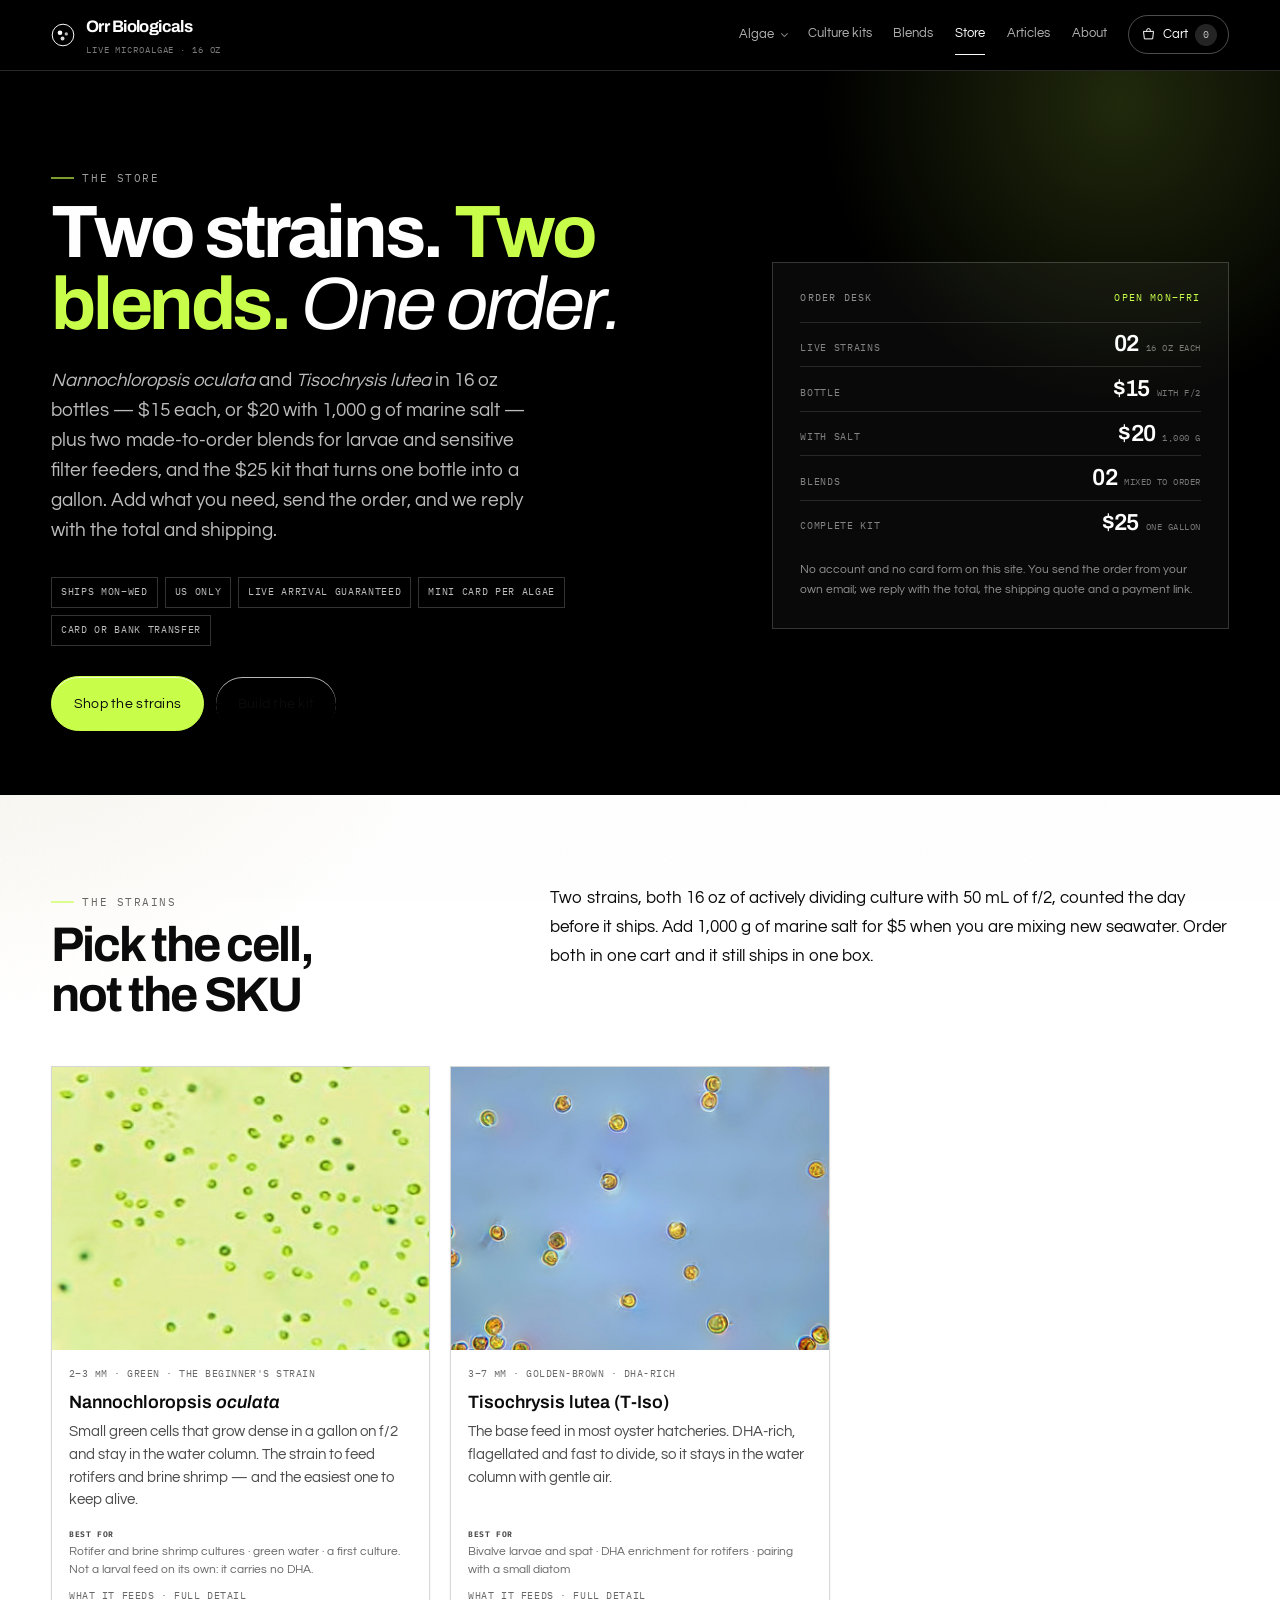
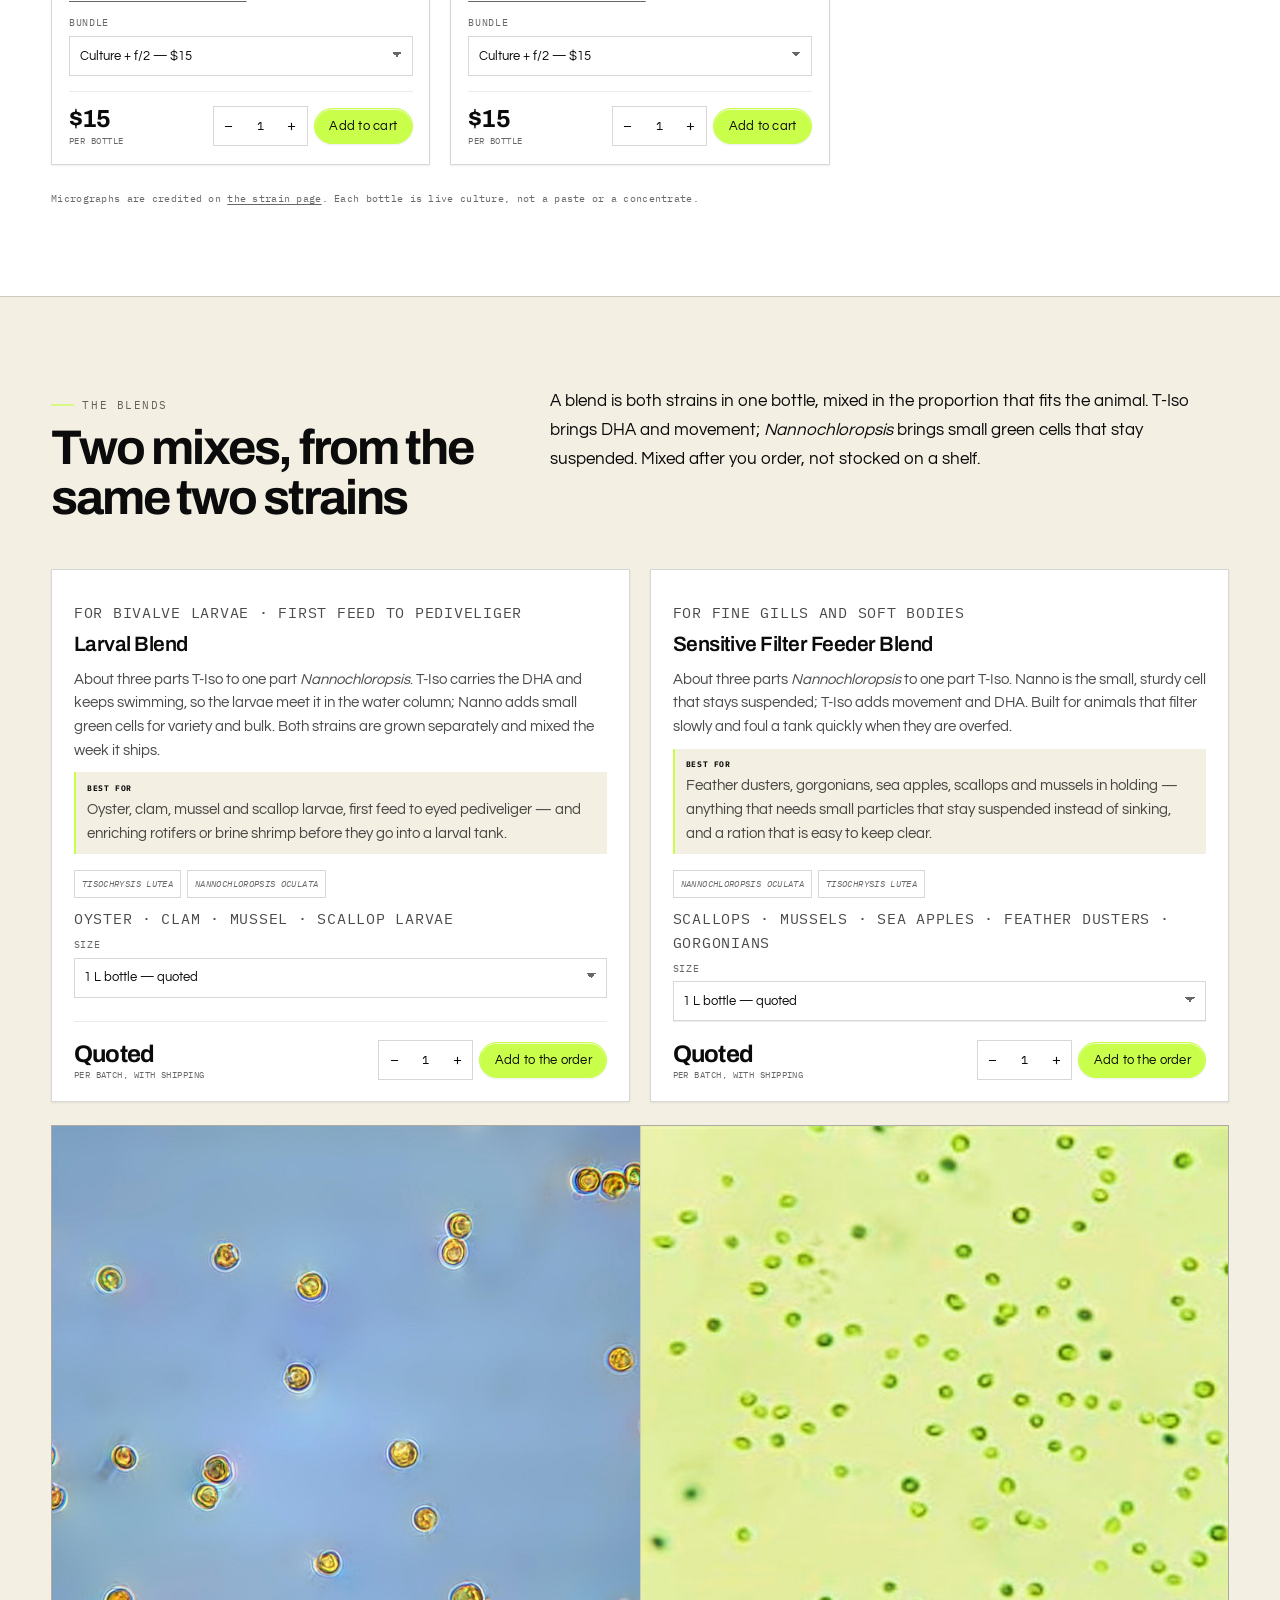
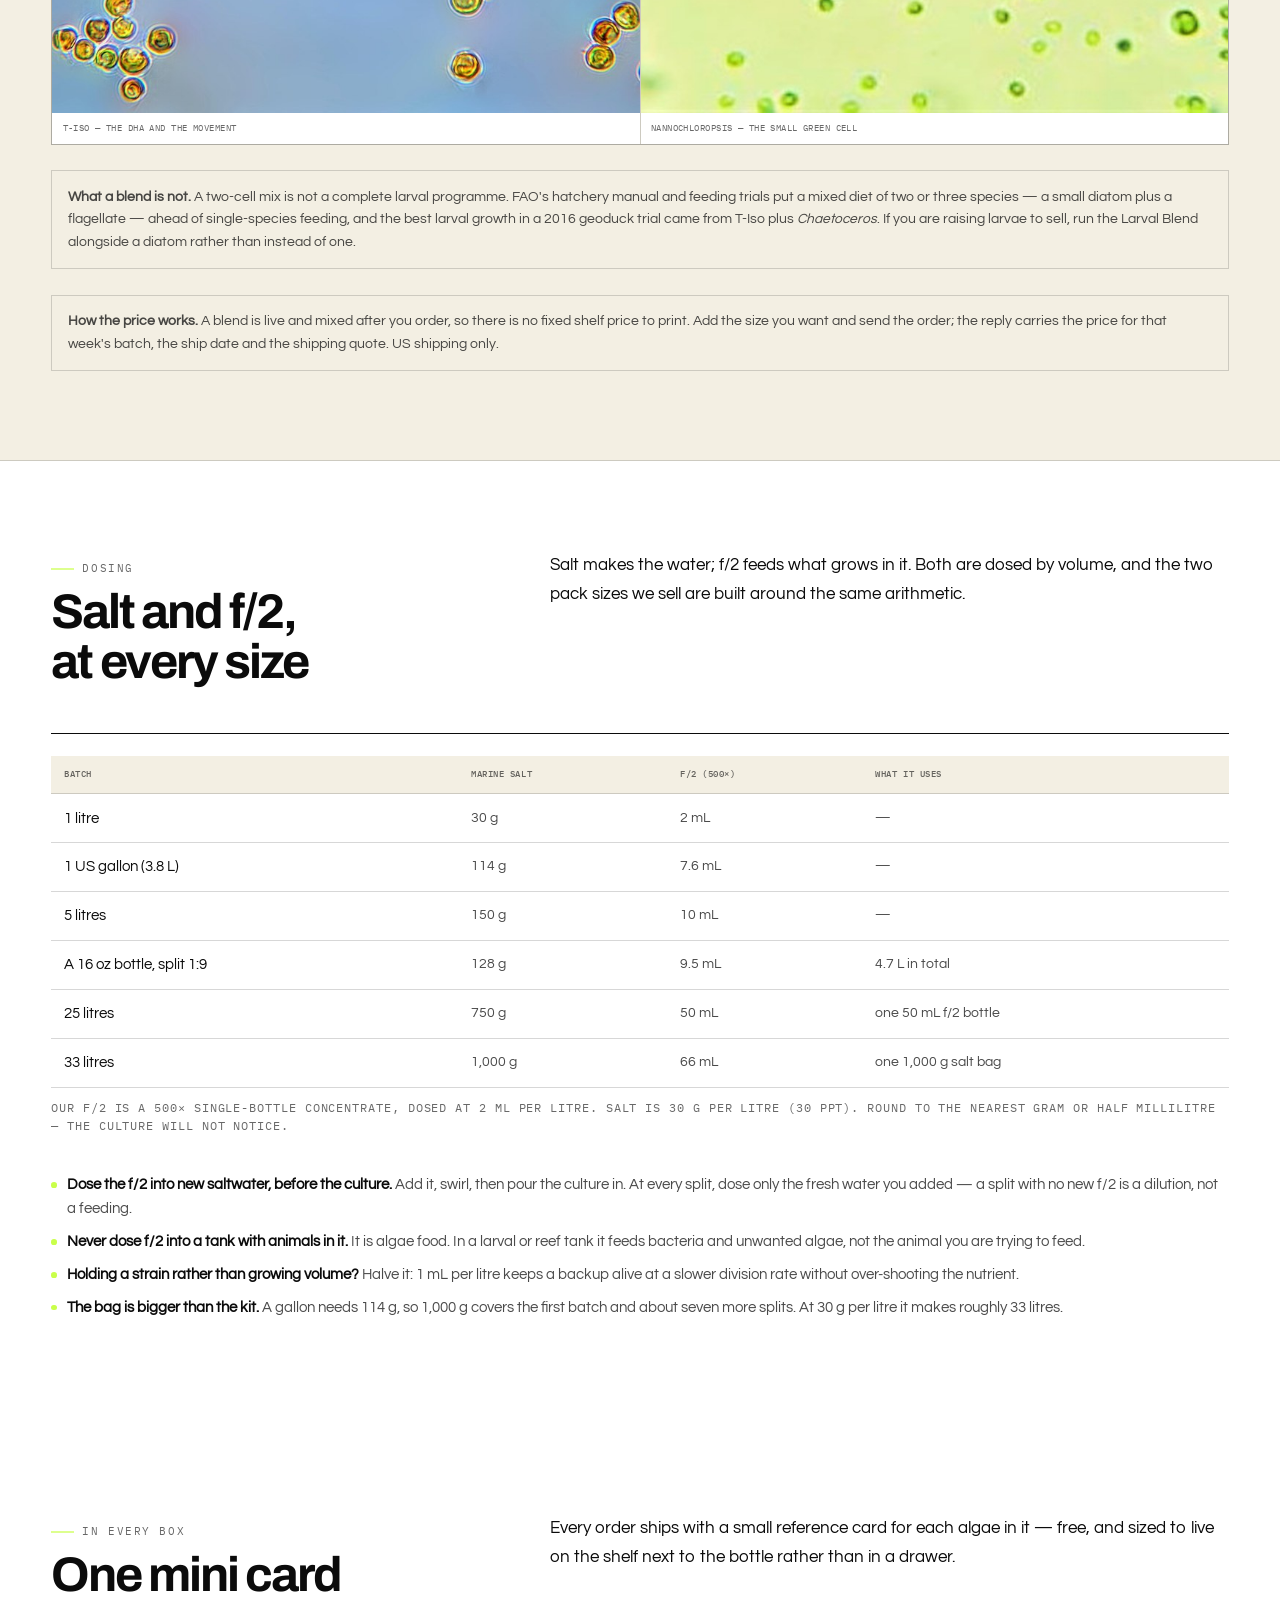
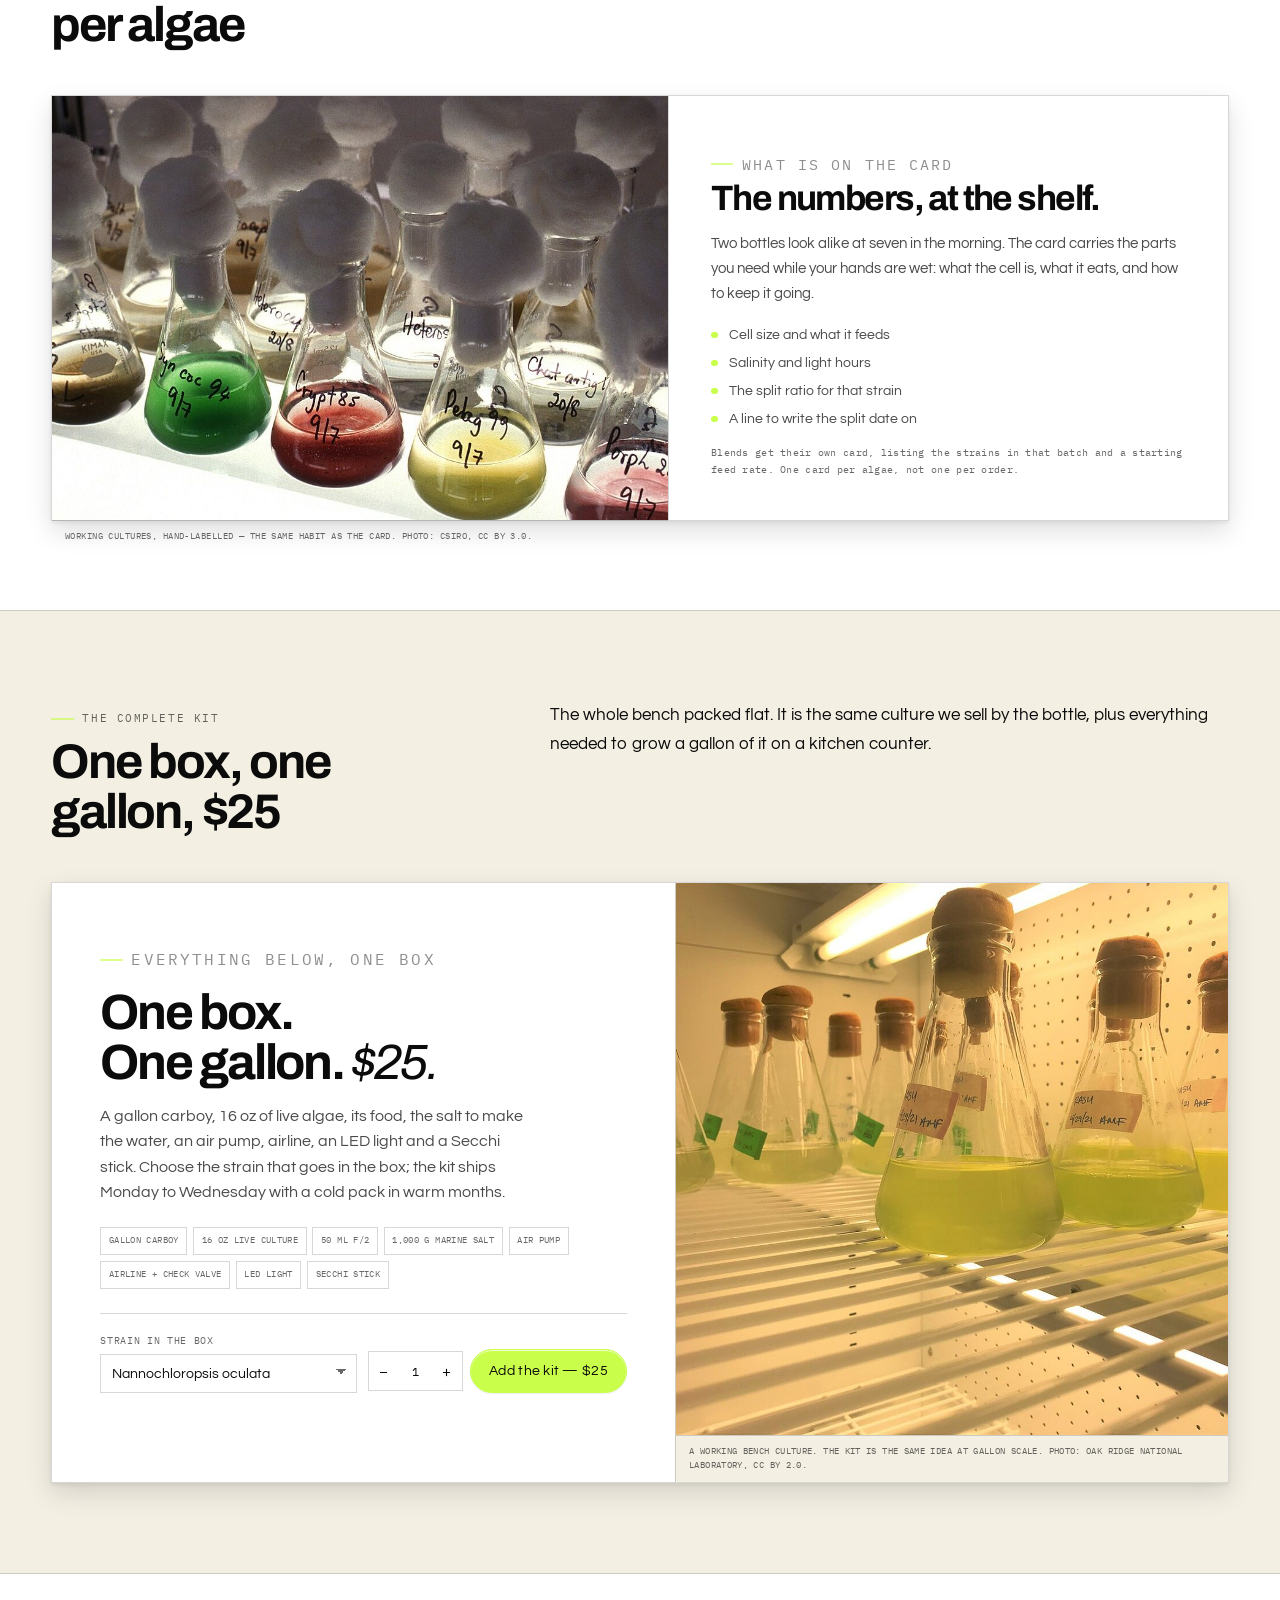
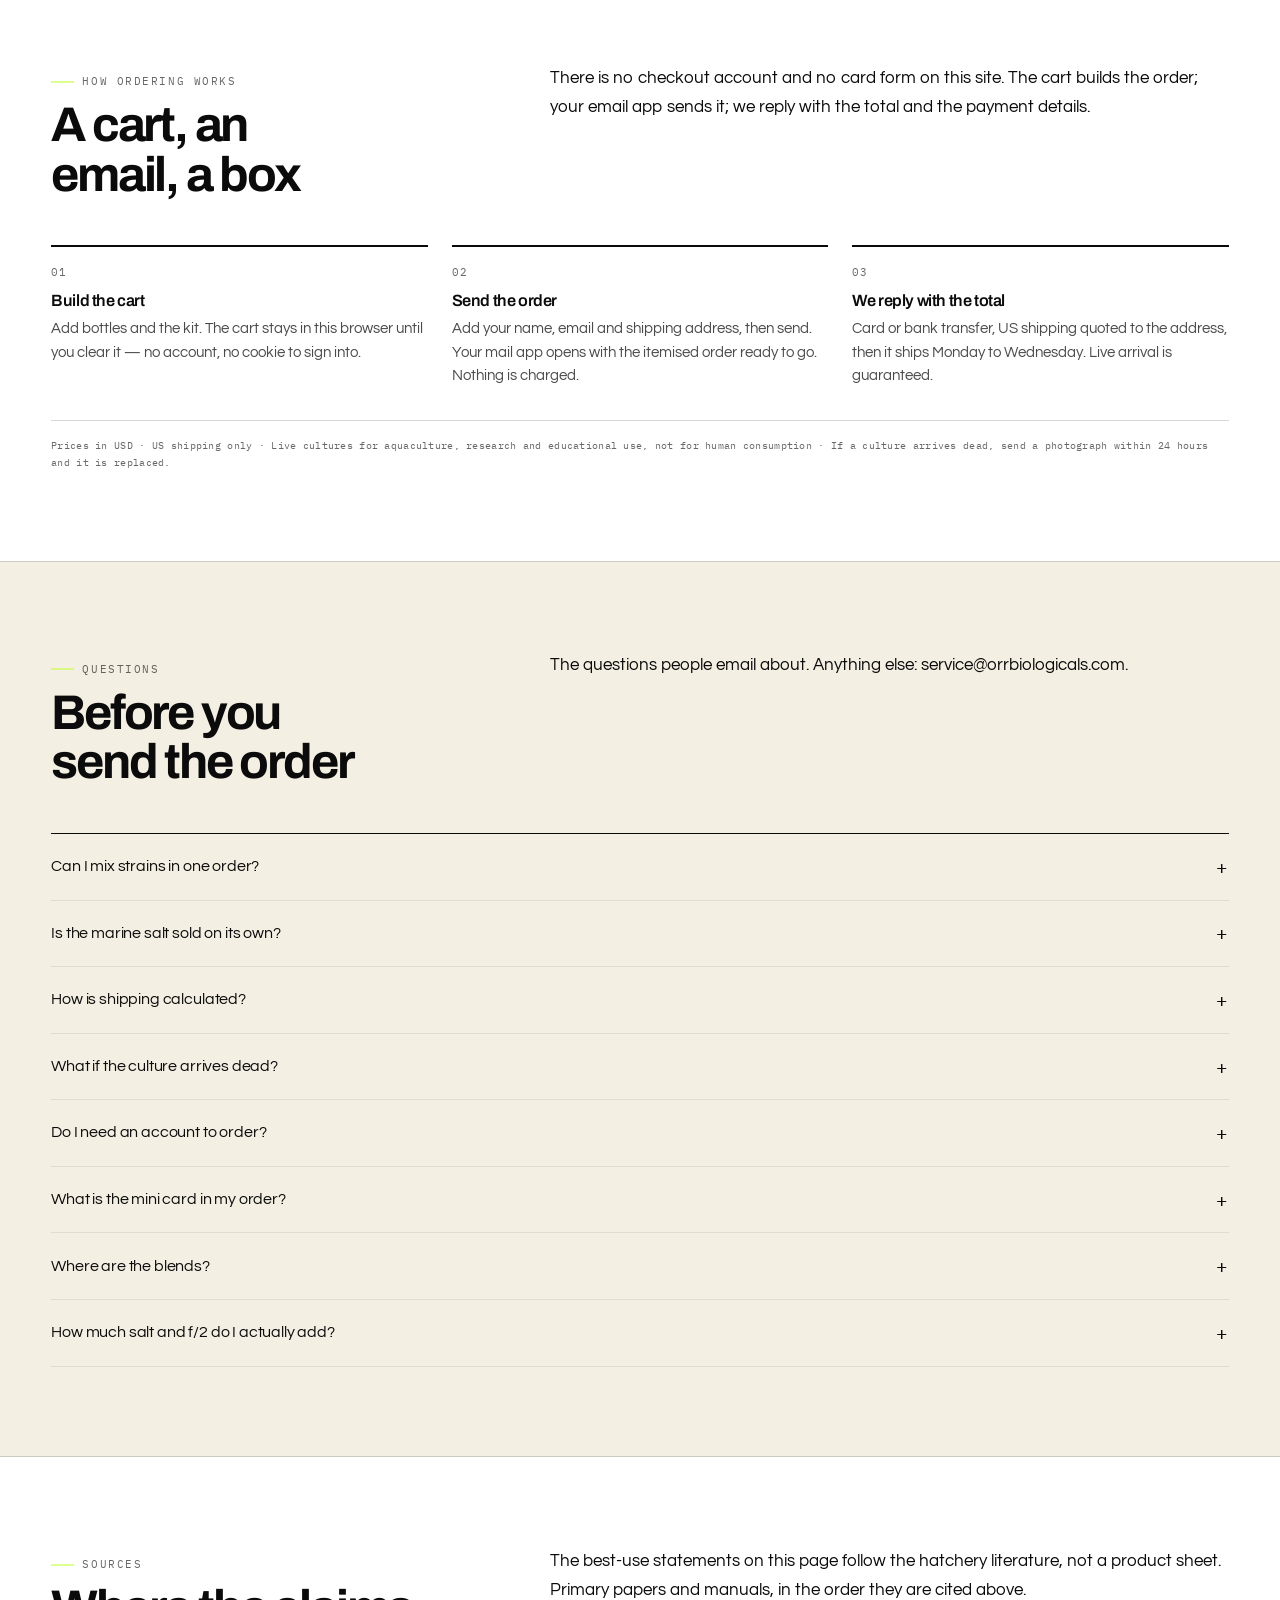
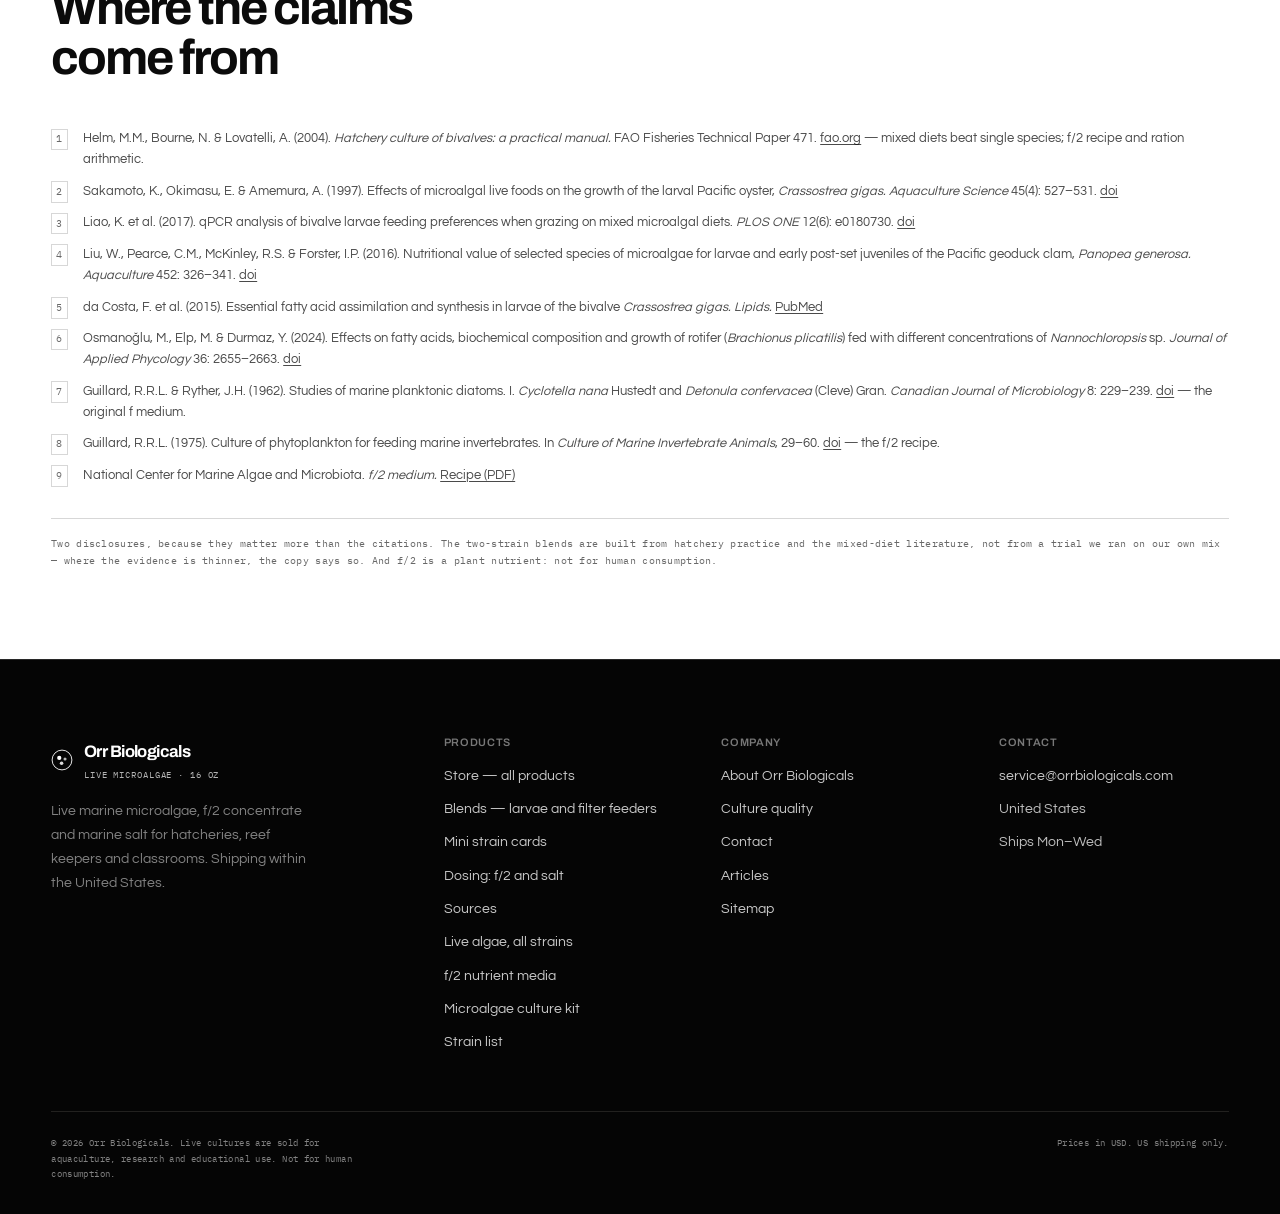
<file: Blends/index.html>
<!DOCTYPE html>
<html lang="en">
<head>
<meta charset="utf-8">
<title>Blends — Orr Biologicals store</title>
<link rel="canonical" href="https://store.orrbiologicals.com/">
<meta name="robots" content="noindex, follow">
<meta http-equiv="refresh" content="0; url=/#blends">
<meta name="viewport" content="width=device-width, initial-scale=1">
<style>
body{margin:0;min-height:100vh;display:grid;place-items:center;background:#0B0B0B;color:#EDEBE4;font-family:Georgia,serif}
main{max-width:34rem;padding:2rem;text-align:center}
a{color:#C9FF4A}
</style>
</head>
<body>
<main>
  <p>Blends now live in the store, below the strains.</p>
  <p><a href="/#blends">Open the blends</a></p>
</main>
<script>window.location.replace("/#blends");</script>
</body>
</html>
</file>
<file: assets/site.css>
/* Orr Biologicals — black, white, cream, one live-culture green.
   The interface stays monochrome; photographs and product colour carry everything else. */

:root{
  --paper:#FFFFFF;
  --paper-2:#F3EFE3;
  --white:#FFFFFF;
  --ink:#0B0B0B;
  --ink-2:rgba(11,11,11,.74);
  --ink-3:rgba(11,11,11,.62);
  --deep:#000000;
  --deep-2:#0A0A0C;
  --live:#C9FF4A;
  --live-dark:#0B0B0B;
  --gold:#0B0B0B;
  --gold-deep:#0B0B0B;
  --lime:#C9FF4A;
  --clay:#6F6F6F;
  --line:rgba(11,11,11,.16);
  --line-soft:rgba(11,11,11,.08);
  --on-dark:#FFFFFF;
  --on-dark-2:rgba(255,255,255,.74);
  --font-display:"Archivo","Helvetica Neue",Arial,sans-serif;
  --font-sans:"Questrial","Helvetica Neue",Arial,sans-serif;
  --font-mono:"IBM Plex Mono",ui-monospace,SFMono-Regular,"SF Mono",Menlo,Consolas,monospace;
  --lift-1:0 1px 0 rgba(255,255,255,.72) inset,0 1px 2px rgba(11,11,11,.07);
  --lift-2:0 1px 0 rgba(255,255,255,.6) inset,0 10px 24px rgba(11,11,11,.13),0 2px 4px rgba(11,11,11,.07);
  --lift-3:0 1px 0 rgba(255,255,255,.65) inset,0 28px 64px rgba(11,11,11,.20),0 8px 18px rgba(11,11,11,.10);
  --wrap:82rem;
  --pad:clamp(1.25rem,4vw,3.5rem);
}

*,*::before,*::after{box-sizing:border-box}

html{-webkit-text-size-adjust:100%;scroll-behavior:smooth}
@media (prefers-reduced-motion:reduce){
  html{scroll-behavior:auto}
  *,*::before,*::after{animation-duration:.001ms !important;transition-duration:.001ms !important}
}

body{
  margin:0;
  background:var(--paper);
  color:var(--ink);
  font-family:var(--font-sans);
  font-size:1.0625rem;
  line-height:1.7;
  -webkit-font-smoothing:antialiased;
  text-rendering:optimizeLegibility;
}

img,svg{max-width:100%}
img{height:auto;display:block}

a{color:var(--ink);text-decoration-thickness:1px;text-underline-offset:.18em}
a:hover{color:var(--deep)}

:focus-visible{outline:2px solid var(--gold-deep);outline-offset:4px}
.stage :focus-visible,.on-dark :focus-visible,.band :focus-visible,.price :focus-visible,
.site-foot :focus-visible,.center-page :focus-visible,.petrichor :focus-visible{outline-color:var(--lime)}

.skip{
  position:absolute;left:-9999px;top:0;background:var(--ink);color:var(--paper);
  padding:.75rem 1rem;z-index:50;font-family:var(--font-sans);font-size:.85rem;
}
.skip:focus{left:.75rem;top:.75rem}

.wrap{max-width:var(--wrap);margin:0 auto;padding-inline:var(--pad)}
.narrow{max-width:46rem}

.cols>*,.section-head>*,.hero-grid>*,.band-grid>*,.buy>*,.figures>*,
.foot-grid>*,.strains>*,.table-scroll,table{min-width:0}

/* ---------- type ---------- */

h1,h2,h3,h4{margin:0;text-wrap:balance}
h1,h2{
  font-family:var(--font-display);
  font-weight:700;
  letter-spacing:-.045em;
  line-height:.98;
  color:var(--ink);
}
h1{font-size:clamp(2.9rem,6vw,5.6rem)}
h2{font-size:clamp(1.9rem,3.8vw,3.25rem);line-height:1.02}
h3,h4{
  font-family:var(--font-display);
  font-weight:600;
  letter-spacing:-.025em;
  line-height:1.3;
}
h3{font-size:clamp(1.02rem,1.5vw,1.18rem)}
h4{font-size:1rem}
p{margin:0 0 1.1em}
p:last-child{margin-bottom:0}

.lead{
  font-family:var(--font-sans);
  font-size:clamp(1.12rem,1.45vw,1.32rem);
  line-height:1.62;
  color:var(--ink-2);
  max-width:56ch;
  text-wrap:pretty;
}
.small{font-family:var(--font-sans);font-size:.94rem;line-height:1.65;color:var(--ink-2)}
.tiny{font-family:var(--font-sans);font-size:.82rem;line-height:1.6;color:var(--ink-3)}
.note{font-family:var(--font-mono);font-size:.7rem;letter-spacing:.03em;color:var(--ink-3)}

.plate figcaption,.fignum{
  font-family:var(--font-mono);
  font-size:.68rem;
  line-height:1.6;
  letter-spacing:.01em;
  color:var(--ink-3);
  margin-top:1rem;
}
.plate figcaption i{font-family:var(--font-display);font-style:italic}

/* ---------- header ---------- */

.announce{
  background:var(--deep);color:rgba(255,255,255,.78);
  padding:.58rem var(--pad);border-bottom:1px solid rgba(255,255,255,.1);
  text-align:center;font-family:var(--font-sans);font-size:.78rem;line-height:1.4;
  letter-spacing:.035em;
}
.announce span{display:inline-block}
.announce .announce__sep{color:rgba(255,255,255,.32);margin:0 .45rem}
.announce strong{font-weight:400;color:var(--white)}

.site-head{
  position:sticky;top:0;z-index:30;
  background:var(--deep);
  color:var(--white);
  border-bottom:1px solid rgba(255,255,255,.16);
}
.head-in{
  display:flex;flex-direction:column;align-items:center;
  gap:.62rem;min-height:0;padding-block:1.05rem .85rem;flex-wrap:nowrap;
}
.brand{
  display:inline-flex;align-items:center;gap:.68rem;
  font-family:var(--font-display);font-size:1.12rem;font-weight:700;
  letter-spacing:-.035em;color:var(--white);text-decoration:none;
  margin-right:0;order:1;
}
.brand svg{width:26px;height:26px;flex:none;color:var(--white)}
.brand span small{
  display:block;font-family:var(--font-mono);font-size:.55rem;font-weight:400;
  letter-spacing:.1em;text-transform:uppercase;color:rgba(255,255,255,.48);margin-top:.18rem;
}
.nav{display:flex;align-items:center;gap:clamp(1.1rem,2.2vw,1.8rem);flex-wrap:wrap;justify-content:center;width:100%;order:2}
.nav a:not(.btn){
  position:relative;
  font-family:var(--font-sans);font-size:.9rem;font-weight:400;color:rgba(255,255,255,.7);
  text-decoration:none;padding-block:.42rem;
}
.nav a:not(.btn)::after{
  content:"";position:absolute;left:0;right:0;bottom:0;height:1px;background:var(--white);
  transform:scaleX(0);transform-origin:left;transition:transform .25s ease;
}
.nav a:not(.btn):hover{color:var(--white)}
.nav a:not(.btn):hover::after,.nav a[aria-current="page"]::after{transform:scaleX(1)}
.nav a[aria-current="page"]{color:var(--white)}
.nav .btn{
  margin:0;padding:.42rem .9rem;background:transparent;border:1px solid rgba(255,255,255,.4);
  box-shadow:none;border-radius:999px;font-family:var(--font-sans);
  font-size:.82rem;font-weight:400;color:var(--white);min-height:0;
}
.nav .btn::after{content:"";}
.nav .btn:hover{background:var(--white);border-color:var(--white);color:var(--ink);transform:none}

.nav-drop{position:relative}
.nav-drop>summary{list-style:none;cursor:pointer;display:inline-flex;align-items:center;gap:.42rem;
  font-family:var(--font-sans);font-size:.9rem;color:rgba(255,255,255,.7);padding-block:.42rem}
.nav-drop>summary::-webkit-details-marker{display:none}
.nav-drop>summary::marker{content:""}
.nav-drop>summary::after{content:"";width:.34rem;height:.34rem;border-right:1px solid currentColor;
  border-bottom:1px solid currentColor;transform:rotate(45deg) translateY(-1px);opacity:.7}
.nav-drop>summary:hover,.nav-drop[open]>summary{color:var(--white)}
.nav-drop:not([open]) .nav-drop__menu{display:none}
.nav-drop__menu{position:absolute;top:calc(100% + .55rem);left:0;z-index:80;min-width:12.5rem;
  background:var(--white);border:1px solid var(--line);padding:.4rem;display:flex;flex-direction:column;
  box-shadow:0 18px 40px rgba(0,0,0,.18)}
.nav-drop__menu a:not(.btn){color:var(--ink);font-size:.88rem;padding:.5rem .6rem;text-decoration:none;display:block}
.nav-drop__menu a:not(.btn)::after{display:none}
.nav-drop__menu a:not(.btn):hover{background:var(--paper-2);color:var(--ink)}
@media (max-width:820px){
  .nav-drop__menu{position:fixed;left:1rem;right:1rem;top:4.4rem;min-width:0;z-index:90}
}

/* ---------- buttons ---------- */

.btn{
  display:inline-flex;align-items:center;justify-content:center;gap:.5rem;
  font-family:var(--font-sans);font-size:.88rem;font-weight:400;letter-spacing:.02em;
  padding:.88rem 1.35rem;border-radius:999px;
  background:var(--live);color:#0B0B0B;text-decoration:none;
  border:1px solid var(--live);
  box-shadow:none;
  transition:background .2s ease,border-color .2s ease,color .2s ease;
}
.btn:hover{background:#B4F02A;border-color:#B4F02A;color:#0B0B0B;transform:none}
.btn:active{transform:none}
.btn--ghost{background:transparent;color:var(--ink);border-color:var(--line);box-shadow:none}
.btn--ghost:hover{background:var(--ink);border-color:var(--ink);color:var(--white);transform:none}
.btn--light{background:var(--white);border-color:var(--white);color:var(--ink)}
.btn--light:hover{background:var(--white);border-color:var(--white);color:var(--ink)}
.btn-row{display:flex;flex-wrap:wrap;gap:.7rem;margin-top:1.9rem;align-items:center}
.btn-row .note{max-width:24ch;line-height:1.5}

/* ---------- dark surfaces ---------- */

.hero,.page-head,.band,.site-foot,.price,.center-page,.petrichor{color:var(--on-dark)}
.hero :is(h1,h2,h3),.page-head :is(h1,h2,h3),.band :is(h2,h3),.price :is(h2,h3),
.center-page h1,.petrichor :is(h2,h3){color:var(--white)}
.hero .lead,.page-head .lead,.band .lead,.center-page .lead{color:var(--on-dark-2)}
.page-head p,.page-head .small,.page-head .tiny,.page-head .note{color:var(--on-dark-2)}
.page-head .crumb{color:var(--gold)}
.page-head .btn,.band .btn,.price .btn,.center-page .btn{background:var(--paper);border-color:var(--paper);color:var(--ink)}
.page-head .btn:hover,.band .btn:hover,.price .btn:hover,.center-page .btn:hover{background:var(--white);border-color:var(--white);color:var(--ink)}
.page-head .btn--ghost,.band .btn--ghost,.center-page .btn--ghost{background:transparent;color:var(--on-dark);border-color:rgba(243,237,223,.3)}
.hero a:not(.btn),.page-head a:not(.btn),.band a:not(.btn),.site-foot a{color:var(--on-dark)}
.hero a:not(.btn):hover,.page-head a:not(.btn):hover,.band a:not(.btn):hover{color:var(--white)}

/* ---------- hero fallback (home uses .stage) ---------- */

.hero{
  position:relative;
  background:var(--deep);
  padding-block:clamp(3rem,6vw,6rem) clamp(2rem,3vw,3rem);
  overflow:hidden;
}
.hero-grid{display:grid;gap:clamp(2rem,5vw,5rem);grid-template-columns:minmax(0,1.15fr) minmax(0,.85fr);align-items:center}
@media (max-width:920px){.hero-grid{grid-template-columns:1fr;gap:2.4rem}}
.hero h1{max-width:14ch}
.hero .lead{margin-top:1.6rem;max-width:46ch}
.hero-mark{
  display:inline-flex;align-items:center;gap:.7rem;
  font-family:var(--font-mono);font-size:.64rem;letter-spacing:.14em;text-transform:uppercase;
  color:var(--lime);margin:0 0 1.6rem;
}
.hero-mark::before{content:"";width:1.6rem;height:1px;background:var(--gold)}
.hero .btn-row .btn--ghost{color:var(--on-dark);border-color:rgba(243,237,223,.32)}
.hero .btn-row .btn--ghost:hover{color:var(--ink);background:var(--paper);border-color:var(--paper)}
.hero .btn-row .note{color:rgba(243,237,223,.6)}

.plate{
  margin:0;
  background:var(--white);
  border:1px solid rgba(16,35,28,.2);
  border-radius:0;
  padding:clamp(1.2rem,2.2vw,1.8rem);
  box-shadow:none;
  color:var(--ink);
}
.plate figcaption{color:var(--ink-3)}

/* ---------- spec strip ---------- */

.specs{
  display:grid;grid-template-columns:repeat(4,minmax(0,1fr));
  gap:0;margin:0;
  border-top:1px solid var(--line);
  border-bottom:0;
}
.specs div{padding:1.1rem 1.3rem 1.2rem 0;border-right:1px solid var(--line-soft)}
.specs div:last-child{border-right:0;padding-right:0}
.specs dt{
  font-family:var(--font-mono);font-size:.62rem;letter-spacing:.11em;text-transform:uppercase;
  color:var(--ink-3);margin-bottom:.5rem;
}
.specs dd{
  margin:0;font-family:var(--font-sans);font-size:1rem;font-weight:500;
  letter-spacing:-.015em;line-height:1.25;color:var(--ink);
  font-variant-numeric:tabular-nums;
}
.specs dd i{font-family:var(--font-display);font-weight:400;font-style:italic}
.specs dd span{
  display:block;font-family:var(--font-mono);font-size:.64rem;font-weight:400;
  color:var(--ink-3);margin-top:.35rem;letter-spacing:.02em;
}
@media (max-width:700px){
  .specs{grid-template-columns:1fr 1fr}
  .specs div:nth-child(2){border-right:0;padding-right:0}
  .specs div:nth-child(1),.specs div:nth-child(2){border-bottom:1px solid var(--line-soft)}
}

/* ---------- sections ---------- */

.section{padding-block:clamp(4rem,8vw,7.5rem)}
.section + .section{border-top:1px solid var(--line)}
.section--tight{padding-block:clamp(3rem,5vw,4.5rem)}

/* ---------- section helpers ---------- */
.section--paper2{background:var(--paper-2)}
.eyebrow{display:inline-flex;align-items:center;gap:.55rem;font-family:var(--font-mono);
  font-size:.7rem;letter-spacing:.14em;text-transform:uppercase;color:currentColor;opacity:.62;margin:0 0 .55rem}
.eyebrow::before{content:"";width:1.4rem;height:2px;background:var(--live);flex:none}
.link-arrow{display:inline-flex;align-items:center;gap:.4rem;font-size:.92rem;color:var(--ink);
  text-decoration:none;border-bottom:1px solid var(--ink);padding-bottom:.15rem}
.link-arrow::after{content:"→";transition:transform .2s ease}
.link-arrow:hover::after{transform:translateX(3px)}
.kit-note{max-width:46rem;margin-top:1.8rem;font-size:.85rem;color:var(--ink-3)}
.section-head{
  display:grid;grid-template-columns:minmax(0,.78fr) minmax(0,1.22fr);
  gap:clamp(2rem,5vw,5rem);align-items:start;
  margin-bottom:clamp(2.4rem,4vw,4rem);
}
.section-head .lead{padding-top:0;margin:0}
@media (max-width:860px){.section-head{grid-template-columns:1fr;align-items:start;gap:1.2rem}}
.section-head h2{max-width:15ch}

.cols{display:grid;grid-template-columns:minmax(0,1fr) minmax(0,1fr);gap:clamp(2rem,4vw,4rem)}
@media (max-width:860px){.cols{grid-template-columns:1fr}}
.cols h3 + p{margin-top:.7rem}

/* ---------- ruled blocks ---------- */

.figures{display:grid;grid-template-columns:repeat(3,minmax(0,1fr));gap:clamp(1.5rem,3vw,2.6rem)}
@media (max-width:880px){.figures{grid-template-columns:1fr}}
.figures article{border-top:1px solid var(--ink);padding-top:1.4rem}
.figures h3{margin-bottom:.6rem}
.figures p{margin:0}
.figures sup{font-size:.68em}
.figures a{font-family:var(--font-sans);font-size:.9rem;font-weight:500;text-decoration:none;border-bottom:1px solid var(--gold)}
.figures a:hover{color:var(--gold-deep)}

/* ---------- strain list ---------- */

.strains{margin:0;border-top:1px solid var(--ink)}
.strain{
  display:grid;grid-template-columns:minmax(0,1.15fr) minmax(0,.65fr) minmax(0,1.5fr);
  gap:clamp(.8rem,2vw,2rem);
  padding:1.4rem 0;border-bottom:1px solid var(--line-soft);align-items:baseline;
}
.strain dt{font-family:var(--font-display);font-size:1.3rem;font-style:italic;font-weight:400;line-height:1.2}
.strain dt small{
  display:block;font-family:var(--font-mono);font-style:normal;font-weight:400;
  font-size:.6rem;color:var(--ink-3);margin-top:.4rem;letter-spacing:.08em;text-transform:uppercase;
}
.strain .cell{
  font-family:var(--font-mono);font-size:.7rem;color:var(--ink-2);
  font-variant-numeric:tabular-nums;margin:0;letter-spacing:.01em;
}
.strain dd{margin:0;font-size:.94rem;line-height:1.62;color:var(--ink-2)}
@media (max-width:780px){
  .strain{grid-template-columns:1fr;gap:.4rem;padding:1.1rem 0}
  .strain .cell{color:var(--ink-3)}
}

/* ---------- tables ---------- */

.table-scroll{
  overflow-x:auto;-webkit-overflow-scrolling:touch;
  border-top:1px solid var(--ink);
}
table{width:100%;border-collapse:collapse;font-size:.94rem;min-width:34rem}
caption{
  text-align:left;font-family:var(--font-mono);font-size:.62rem;letter-spacing:.08em;
  text-transform:uppercase;color:var(--ink-3);padding:.7rem 0 .8rem;
}
th,td{text-align:left;padding:.9rem 1rem .9rem 0;border-bottom:1px solid var(--line-soft);vertical-align:top}
thead th{
  font-family:var(--font-mono);font-size:.6rem;letter-spacing:.1em;text-transform:uppercase;
  color:var(--ink-3);font-weight:500;border-bottom:1px solid var(--line);
  padding-block:.6rem;
}
tbody th{font-weight:600;font-family:var(--font-sans);font-size:.94rem}
tbody tr:hover{background:transparent}
td.num{font-family:var(--font-mono);font-size:.74rem;font-variant-numeric:tabular-nums;white-space:nowrap}

/* ---------- process ---------- */

.steps{counter-reset:step;list-style:none;margin:0;padding:0;border-top:1px solid var(--ink)}
.steps li{
  counter-increment:step;
  display:grid;grid-template-columns:2.8rem minmax(0,1fr);gap:clamp(.8rem,2vw,1.8rem);
  padding:1.5rem 0;border-bottom:1px solid var(--line-soft);
}
.steps li::before{
  content:counter(step,decimal-leading-zero);
  grid-column:1;grid-row:1;
  font-family:var(--font-mono);font-size:.68rem;color:var(--gold-deep);
  font-variant-numeric:tabular-nums;padding-top:.25rem;
}
.steps h3,.steps p{grid-column:2}
.steps h3{margin-bottom:.4rem}
.steps p{font-size:.96rem;color:var(--ink-2);max-width:62ch;margin:0}

/* ---------- dark band ---------- */

.band{
  position:relative;
  background:var(--deep);
  padding-block:clamp(4rem,7vw,7rem);
  overflow:hidden;
}
.band-grid{display:grid;grid-template-columns:minmax(0,1.1fr) minmax(0,.9fr);gap:clamp(2rem,5vw,6rem);align-items:center}
@media (max-width:860px){.band-grid{grid-template-columns:1fr}}

.callout{
  border-left:1px solid var(--gold);
  padding:.2rem 0 .2rem 1.3rem;
  background:none;
}
.callout p{font-size:.96rem;color:var(--ink-2);margin:0}

/* ---------- quote ---------- */

.quote{
  font-family:var(--font-display);font-size:clamp(1.5rem,2.4vw,2rem);line-height:1.3;
  letter-spacing:-.015em;margin:0;max-width:28ch;color:var(--white);
  text-wrap:pretty;
}
.quote + footer{
  font-family:var(--font-mono);font-size:.62rem;color:rgba(243,237,223,.55);
  margin-top:1.4rem;letter-spacing:.06em;text-transform:uppercase;line-height:1.6;
}

/* ---------- FAQ ---------- */

.faq{border-top:1px solid var(--ink)}
.faq details{border-bottom:1px solid var(--line-soft)}
.faq summary{
  cursor:pointer;list-style:none;padding:1.2rem 2.4rem 1.2rem 0;
  font-family:var(--font-sans);font-size:1rem;font-weight:500;letter-spacing:-.01em;
  position:relative;
}
.faq summary::-webkit-details-marker{display:none}
.faq summary::after{
  content:"+";position:absolute;right:.15rem;top:50%;transform:translateY(-50%);
  font-family:var(--font-mono);font-weight:400;font-size:1.2rem;color:var(--gold-deep);line-height:1;
}
.faq details[open] summary::after{content:"\2212"}
.faq details[open] summary{color:var(--ink)}
.faq .answer{padding:0 0 1.5rem;max-width:68ch;font-size:.96rem;color:var(--ink-2)}
.faq .answer p{margin-bottom:.8em}

/* ---------- price ---------- */

.buy{display:grid;grid-template-columns:minmax(0,1.05fr) minmax(0,.95fr);gap:clamp(2rem,4vw,4rem);align-items:start}
@media (max-width:880px){.buy{grid-template-columns:1fr}}
.price{
  background:var(--deep);
  border:1px solid var(--deep);
  border-radius:0;
  padding:clamp(1.6rem,2.8vw,2.4rem);
  box-shadow:none;
}
.price .amount{
  font-family:var(--font-display);font-size:4.2rem;font-weight:400;letter-spacing:-.035em;
  line-height:1;color:var(--gold);font-variant-numeric:tabular-nums;margin:0;
}
.price .amount sup{font-size:1.4rem;vertical-align:top;top:.55em;position:relative;font-weight:400}
.price .terms{font-family:var(--font-mono);font-size:.62rem;color:rgba(243,237,223,.6);margin:.9rem 0 1.6rem;line-height:1.7;letter-spacing:.02em}
.price .btn{width:100%;margin-bottom:1.5rem}
.price ul{
  list-style:none;margin:1.4rem 0 0;padding:1.4rem 0 0;
  border-top:1px solid rgba(243,237,223,.16);
  font-size:.9rem;color:var(--on-dark-2);
}
.price li{padding-left:1.25rem;position:relative;margin-bottom:.55rem;line-height:1.55}
.price li::before{content:"\2014";position:absolute;left:0;top:0;color:var(--gold)}
.price li:last-child{margin-bottom:0}
.price a:not(.btn){color:var(--lime)}

/* ---------- footer ---------- */

.site-foot{
  background:var(--deep);
  color:var(--on-dark-2);
  padding-block:clamp(3.5rem,6vw,5rem) 2rem;
  border-top:1px solid rgba(243,237,223,.14);
}
.foot-grid{display:grid;grid-template-columns:minmax(0,1.5fr) repeat(3,minmax(0,1fr));gap:2.5rem 3rem}
@media (max-width:880px){.foot-grid{grid-template-columns:1fr 1fr}}
@media (max-width:520px){.foot-grid{grid-template-columns:1fr}}
.site-foot .brand{color:var(--paper);margin:0 0 1rem}
.site-foot .brand span small{color:rgba(243,237,223,.72)}
.site-foot .brand svg{width:22px;height:22px}
.site-foot h2{
  font-family:var(--font-mono);font-size:.58rem;letter-spacing:.14em;text-transform:uppercase;
  color:rgba(243,237,223,.45);font-weight:500;margin-bottom:1rem;
}
.site-foot ul{list-style:none;margin:0;padding:0;font-size:.9rem}
.site-foot li{margin-bottom:.55rem}
.site-foot a{text-decoration:none;color:var(--on-dark)}
.site-foot a:hover{color:var(--gold)}
.site-foot p{font-size:.88rem;line-height:1.7;max-width:34ch;color:rgba(243,237,223,.58)}
.foot-legal{
  border-top:1px solid rgba(243,237,223,.12);margin-top:3rem;padding-top:1.4rem;
  display:flex;flex-wrap:wrap;gap:.7rem 2rem;justify-content:space-between;
  font-family:var(--font-mono);font-size:.58rem;letter-spacing:.04em;color:rgba(243,237,223,.42);
}
.foot-legal p{max-width:62ch;margin:0;color:inherit;font-size:inherit}

/* ---------- interior page head ---------- */

.page-head{
  max-width:none;
  padding-inline:max(var(--pad),calc((100% - var(--wrap)) / 2 + var(--pad)));
  background:var(--deep);
  padding-block:clamp(4rem,7vw,7rem) clamp(3rem,5vw,4.5rem);
  margin-bottom:0;
  border-radius:0;
}
.page-head h1{max-width:16ch;font-size:clamp(3rem,5.6vw,4.8rem)}
.page-head .lead{margin-top:1.5rem;max-width:52ch}
.page-head .btn-row{margin-top:2rem}
.page-head .btn--ghost{color:var(--on-dark);border-color:rgba(243,237,223,.3)}
.page-head .btn--ghost:hover{color:var(--ink);background:var(--paper);border-color:var(--paper)}
.crumb{
  font-family:var(--font-mono);font-size:.6rem;color:var(--gold);
  margin:0 0 1.6rem;letter-spacing:.12em;text-transform:uppercase;
}
.crumb a{color:var(--gold);text-decoration:none}
.crumb a:hover{color:var(--lime)}

/* ---------- utility ---------- */

.divider{height:1px;background:var(--line);border:0;margin:0}
.mt-2{margin-top:2rem}
.mt-1{margin-top:1rem}
.mb-0{margin-bottom:0}
.nowrap{white-space:nowrap}
.visually-hidden{
  position:absolute;width:1px;height:1px;padding:0;margin:-1px;overflow:hidden;
  clip:rect(0 0 0 0);white-space:nowrap;border:0;
}

@media (max-width:760px){
  .head-in{gap:.3rem;padding-block:.55rem;min-height:0}
  .brand{font-size:.94rem}
  .brand svg{width:20px;height:20px}
  .brand span small{font-size:.52rem;margin-top:.12rem}
  .nav{width:100%;flex-wrap:nowrap;overflow-x:auto;gap:1.25rem;padding-block:.2rem .35rem;scrollbar-width:none}
  .nav::-webkit-scrollbar{display:none}
  .nav a:not(.btn){white-space:nowrap;font-size:.8rem;padding-block:.3rem}
  .nav .btn{display:none}
  .site-foot .brand{margin-bottom:1.2rem}
  .page-head .btn-row,.hero .btn-row{gap:.6rem}
  .price{order:-1}
  h1{font-size:clamp(3rem,12vw,4.4rem)}
}

/* 404 */
.center-page{
  min-height:70vh;display:grid;place-content:center;
  max-width:none;padding-inline:var(--pad);
  padding-block:clamp(3rem,7vw,6rem);text-align:center;
  background:var(--deep);
  color:var(--on-dark);
  border-radius:0;
}
.center-page h1{max-width:20ch;margin-inline:auto;color:var(--white)}
.center-page .lead{margin:1.4rem auto 0;text-align:center;color:var(--on-dark-2)}
.center-page .btn-row{justify-content:center}
.center-page .btn--ghost{color:var(--on-dark);border-color:rgba(243,237,223,.3)}
.center-page .btn--ghost:hover{color:var(--ink);background:var(--paper);border-color:var(--paper)}

/* ---------- articles ---------- */

.post-meta{
  display:flex;flex-wrap:wrap;gap:.5rem 1.2rem;
  font-family:var(--font-mono);font-size:.6rem;letter-spacing:.08em;text-transform:uppercase;
  color:var(--ink-3);margin:0 0 1.4rem;
}
.page-head .post-meta{color:var(--gold);margin-bottom:1.4rem}
.post-meta span{white-space:nowrap}

.article-body{max-width:68ch}
.article-body > p:first-child{font-size:1.14rem;line-height:1.65;color:var(--ink-2)}
.article-body h2{font-size:clamp(1.8rem,3vw,2.4rem);margin:3rem 0 1rem}
.article-body h3{margin:2rem 0 .6rem}
.article-body ul,.article-body ol{margin:0 0 1.2em;padding-left:1.2rem}
.article-body li{margin-bottom:.55em}
.article-body li::marker{color:var(--gold-deep)}
.article-body blockquote{
  margin:2rem 0;padding:.2rem 0 .2rem 1.4rem;
  border-left:1px solid var(--gold);
  font-family:var(--font-display);font-size:1.35rem;line-height:1.45;color:var(--ink);
}
.article-body blockquote p:last-child{margin:0}
.article-body hr{border:0;height:1px;background:var(--line);margin:2.4rem 0}
.article-body .table-scroll{margin:1.4rem 0 1.6rem}
.article-body table{font-size:.9rem}

.orderbox{
  border-top:1px solid var(--ink);
  margin:2.6rem 0 0;padding-top:1.3rem;
  display:grid;gap:.6rem 2rem;grid-template-columns:minmax(0,1fr) auto;
  align-items:start;
}
.orderbox h2,.orderbox h3{grid-column:1;font-size:1.2rem;margin:0 0 .4rem}
.orderbox p{grid-column:1;margin:0;font-size:.94rem;color:var(--ink-2);max-width:52ch}
.orderbox .btn-row{grid-column:2;grid-row:1 / span 3;margin:0;align-self:center}
@media (max-width:700px){
  .orderbox{grid-template-columns:1fr}
  .orderbox .btn-row{grid-column:1;grid-row:auto;margin-top:.4rem}
}

.post-list{
  display:grid;grid-template-columns:repeat(2,minmax(0,1fr));
  gap:0 clamp(2rem,4vw,4rem);border-top:1px solid var(--ink);
}
.post-list article{padding:1.8rem 0 1.6rem;border-bottom:1px solid var(--line-soft)}
.post-list h2{font-size:1.55rem;line-height:1.15;letter-spacing:-.02em;margin:.5rem 0 .6rem;max-width:28ch}
.post-list h2 a{color:var(--ink);text-decoration:none}
.post-list h2 a:hover{color:var(--gold-deep)}
.post-list p{margin:0;font-size:.94rem}
.post-list .more{display:inline-block;margin-top:.9rem;font-family:var(--font-mono);font-size:.62rem;font-weight:500;letter-spacing:.08em;text-transform:uppercase;text-decoration:none;border-bottom:1px solid var(--gold)}
@media (max-width:780px){.post-list{grid-template-columns:1fr}}

/* ---------- immersion ---------- */

.immersion{
  position:relative;isolation:isolate;overflow:hidden;
  min-height:clamp(24rem,64vw,40rem);display:flex;align-items:flex-end;
  background:var(--deep);color:var(--on-dark);
  border-radius:0;margin:0;
}
.immersion img{
  position:absolute;inset:0;width:100%;height:100%;object-fit:cover;object-position:center 42%;
  z-index:-2;opacity:.72;filter:none;
}
.immersion::after{
  content:"";position:absolute;inset:0;z-index:-1;pointer-events:none;
  background:rgba(7,24,18,.62);
}
.immersion__body{padding-block:clamp(2.4rem,5vw,4rem);max-width:52rem}
.immersion h2{color:var(--white);font-size:clamp(2.2rem,4.6vw,4rem);max-width:18ch}
.immersion p{color:var(--on-dark-2);max-width:50ch;margin:1.1rem 0 0;font-size:1rem}
.immersion .note{color:var(--gold);margin:0 0 1rem;letter-spacing:.12em;text-transform:uppercase;font-size:.6rem}
.immersion a{color:var(--lime);text-decoration-color:rgba(233,201,139,.45)}
.immersion a:hover{color:var(--white)}
.immersion .immersion__credit{
  margin:1.4rem 0 0;max-width:none;
  font-family:var(--font-mono);font-size:.58rem;line-height:1.6;color:rgba(243,237,223,.48);
}

/* ---------- petrichor ---------- */

.petrichor{
  position:relative;isolation:isolate;overflow:hidden;
  margin:0;
  border-radius:0;
  background:var(--deep);
  padding-block:clamp(3rem,5vw,5rem) clamp(4rem,7vw,7rem);
}
.petrichor__figure{margin:0 0 clamp(2rem,4vw,3rem);position:relative;overflow:hidden;border-radius:0}
.petrichor__figure img{width:100%;height:clamp(15rem,36vw,26rem);object-fit:cover;object-position:center 55%}
.petrichor__figure figcaption{
  padding:.9rem 0 0;font-family:var(--font-mono);font-size:.6rem;line-height:1.7;
  color:rgba(243,237,223,.55);letter-spacing:.02em;
}
.petrichor__figure figcaption a{color:var(--lime)}
.petrichor__body{display:grid;grid-template-columns:minmax(0,1.08fr) minmax(0,.92fr);gap:clamp(2rem,4vw,4rem);align-items:start}
@media (max-width:860px){.petrichor__body{grid-template-columns:1fr;gap:1.8rem}}
.petrichor h2{
  font-family:var(--font-display);font-style:italic;font-weight:400;
  font-size:clamp(2.4rem,4.8vw,4rem);line-height:1.02;letter-spacing:-.025em;color:var(--white);
}
.petrichor .lead{color:var(--on-dark-2);margin-top:1.2rem;max-width:48ch}
.petrichor p{color:var(--on-dark-2);font-size:.96rem;line-height:1.72}
.petrichor strong{color:var(--paper)}
.petrichor .petrichor__kicker{
  font-family:var(--font-mono);font-size:.6rem;letter-spacing:.14em;text-transform:uppercase;
  color:var(--gold);margin:0 0 1rem;
}
.petrichor .petrichor__note{
  border-top:1px solid rgba(243,237,223,.16);margin:1.5rem 0 0;padding-top:1.2rem;
  font-family:var(--font-mono);font-size:.62rem;line-height:1.8;color:rgba(243,237,223,.55);
}
.petrichor__note b{color:var(--lime);font-weight:500}

/* ---------- parallax: a little depth, never a performance tax ---------- */

.stage__media{position:absolute;inset:0;z-index:0;overflow:hidden;pointer-events:none}
.stage__media .stage__canvas,.stage__media .stage__fallback{will-change:transform}
.immersion img,.petrichor__figure img,.alg-strip img,.shot img{transform-origin:center center}
.alg-strip figure,.shot{overflow:hidden}
.is-parallax{will-change:transform}

@media (prefers-reduced-motion:reduce){
  .stage__media,.stage__copy,.immersion img,.petrichor__figure img,.alg-strip img,.shot img{transform:none!important;will-change:auto}
}

/* ---------- motion: one entrance, then only what answers a hand ---------- */

@keyframes rise{from{opacity:0;transform:translateY(12px)}to{opacity:1;transform:none}}

@media (prefers-reduced-motion:no-preference){
  .hero .hero-mark,.hero h1,.hero .lead,.hero .btn-row,.hero .plate,.specs,
  .page-head .crumb,.page-head h1,.page-head .lead,.page-head .btn-row{
    animation:rise .7s cubic-bezier(.22,.68,.2,1) both;
  }
  .hero h1,.page-head h1{animation-delay:.05s}
  .hero .lead,.page-head .lead{animation-delay:.1s}
  .hero .btn-row,.page-head .btn-row{animation-delay:.15s}
  .hero .plate{animation-delay:.14s}
  .specs{animation-delay:.2s}

  .js .reveal{
    opacity:0;transform:translateY(14px);
    transition:opacity .7s cubic-bezier(.22,.68,.2,1),transform .7s cubic-bezier(.22,.68,.2,1);
    transition-delay:var(--d,0ms);
  }
  .js .reveal.is-in{opacity:1;transform:none}
}

/* ---------- collection theme: black fields, cool surfaces, product cards ---------- */

.page-head .crumb,.page-head .crumb a{color:rgba(255,255,255,.58)}
.page-head .crumb a:hover{color:var(--white)}
.page-head .post-meta{color:rgba(255,255,255,.58)}
.hero-mark::before{background:var(--lime)}
.immersion .note,.petrichor .petrichor__kicker{color:var(--lime)}
.petrichor h2{font-family:var(--font-display);font-style:normal;font-weight:700;letter-spacing:-.045em}
.petrichor__figure{border-radius:8px}
.petrichor__figure img{border-radius:8px}

.section-head h2{max-width:17ch}
.figures{gap:1rem}
.figures article{
  background:var(--white);border:1px solid rgba(14,27,77,.14);border-top:1px solid rgba(14,27,77,.14);
  border-radius:8px;padding:1.45rem 1.35rem 1.5rem;
  transition:border-color .2s ease,transform .2s ease;
}
@media (hover:hover){.figures article:hover{border-color:rgba(14,27,77,.38);transform:translateY(-2px)}}
.figures h3{font-family:var(--font-display);font-weight:700;font-size:1.18rem;letter-spacing:-.025em}
.figures a{border-bottom:1px solid var(--line);font-family:var(--font-sans)}
.figures a:hover{border-color:var(--ink)}

.shot,.alg-shot,.plate{border-radius:8px;overflow:hidden}
.shot figcaption,.alg-shot figcaption{border-top-color:var(--line)}

.band{border-top:1px solid rgba(255,255,255,.12)}
.quote{font-weight:700;letter-spacing:-.04em}
.quote + footer{color:rgba(255,255,255,.5)}

.price{border-radius:8px;background:#070707;border-color:rgba(255,255,255,.18)}
.price .amount{font-weight:700;color:var(--lime);letter-spacing:-.05em}
.price .terms{color:rgba(255,255,255,.55)}
.price ul{border-top-color:rgba(255,255,255,.16)}
.price li::before{color:var(--lime)}
.price a:not(.btn){color:var(--lime)}

.site-foot{background:#050505;border-top:1px solid rgba(255,255,255,.14)}
.site-foot .brand{color:var(--white)}
.site-foot .brand span small{color:rgba(255,255,255,.7)}
.site-foot h2{font-family:var(--font-display);font-size:.68rem;letter-spacing:.06em;color:rgba(255,255,255,.46);font-weight:600}
.site-foot a{color:rgba(255,255,255,.78)}
.site-foot a:hover{color:var(--white)}
.site-foot p{color:rgba(255,255,255,.5)}
.foot-legal{color:rgba(255,255,255,.38)}

.post-list h2 a:hover{color:var(--deep)}
.post-list .more{border-bottom-color:var(--line)}
.article-body blockquote{border-left-color:var(--ink)}
.callout{border-left-color:var(--ink)}

/* collection grid, used on /algae */
.collection-bar{
  display:flex;align-items:center;justify-content:space-between;gap:1rem;
  padding:.9rem 0;margin:0 0 1.1rem;border-top:1px solid var(--line);border-bottom:1px solid var(--line);
  font-family:var(--font-mono);font-size:.58rem;letter-spacing:.1em;text-transform:uppercase;
  color:var(--ink-3);line-height:1.5;
}
.collection-bar span:last-child{white-space:nowrap;color:var(--ink)}
.product-grid{display:grid;grid-template-columns:repeat(3,minmax(0,1fr));gap:1rem}
.product-card{
  display:flex;flex-direction:column;min-width:0;
  background:var(--white);border:1px solid rgba(14,27,77,.15);border-radius:8px;padding:4px;
  transition:border-color .2s ease,transform .2s ease;
}
@media (hover:hover){.product-card:hover{border-color:rgba(14,27,77,.4);transform:translateY(-2px)}}
.product-card__media{
  display:block;position:relative;aspect-ratio:1 / 1;overflow:hidden;
  border-radius:5px;background:#050505;text-decoration:none;
}
.product-card__media svg{display:block;width:100%;height:100%}
.product-card__media img{display:block;width:100%;height:100%;object-fit:cover;transition:transform .6s cubic-bezier(.22,.68,.2,1)}
@media (hover:hover){.product-card:hover .product-card__media img{transform:scale(1.025)}}
.product-card__body{display:flex;flex-direction:column;flex:1;padding:1.05rem .9rem 1rem}
.product-card__kind{
  margin:0 0 .45rem;font-family:var(--font-mono);font-size:.52rem;font-weight:500;
  letter-spacing:.1em;text-transform:uppercase;color:var(--ink-3);line-height:1.5;
}
.product-card h3{
  margin:0;font-family:var(--font-display);font-size:1.06rem;font-weight:700;
  line-height:1.22;letter-spacing:-.03em;color:var(--ink);
}
.product-card h3 a{color:inherit;text-decoration:none}
.product-card h3 a:hover{text-decoration:underline;text-underline-offset:.16em}
.product-card__desc{
  display:-webkit-box;-webkit-line-clamp:3;-webkit-box-orient:vertical;overflow:hidden;
  margin:.6rem 0 0;font-family:var(--font-sans);font-size:.82rem;line-height:1.55;color:var(--ink-2);
}
.product-card__meta{
  margin:.7rem 0 0;font-family:var(--font-mono);font-size:.54rem;line-height:1.7;
  letter-spacing:.01em;color:var(--ink-3);
}
.product-card__meta a{color:var(--ink);text-decoration:underline;text-underline-offset:.16em}
.product-card__price{
  display:flex;align-items:baseline;gap:.4rem;margin:auto 0 0;padding-top:.9rem;
  font-family:var(--font-sans);font-size:1.05rem;line-height:1.2;color:var(--ink);
}
.product-card__price small{font-family:var(--font-mono);font-size:.52rem;font-weight:400;letter-spacing:.08em;text-transform:uppercase;color:var(--ink-3)}
.product-card__order{
  margin-top:.55rem;align-self:flex-start;font-family:var(--font-sans);font-size:.8rem;
  color:var(--ink);text-decoration:underline;text-underline-offset:.2em;
}
.product-card__order:hover{color:var(--deep)}
.product-card__credit{
  margin:.75rem 0 0;font-family:var(--font-mono);font-size:.48rem;line-height:1.55;
  letter-spacing:.01em;color:var(--ink-3);
}
.product-card__credit a{color:inherit;text-decoration:underline;text-underline-offset:.15em}
.product-card__credit a:hover{color:var(--ink)}

.formats-head{
  display:flex;align-items:flex-end;justify-content:space-between;gap:1.5rem;
  margin:2.2rem 0 1rem;padding-top:1.2rem;border-top:1px solid var(--line);
}
.formats-head h3{
  margin:0;font-family:var(--font-display);font-size:1.22rem;font-weight:700;
  line-height:1.2;letter-spacing:-.03em;color:var(--ink);
}
.formats-head p{
  max-width:34rem;margin:0;font-family:var(--font-sans);font-size:.8rem;
  line-height:1.55;color:var(--ink-3);text-align:right;
}
.format-grid{display:grid;grid-template-columns:repeat(3,minmax(0,1fr));gap:1rem}
.format-card{
  display:flex;flex-direction:column;min-width:0;padding:1.15rem 1.1rem 1.05rem;
  background:var(--white);border:1px solid var(--line);border-radius:8px;
}
.format-card h3{
  margin:0;font-family:var(--font-display);font-size:1rem;font-weight:700;
  line-height:1.25;letter-spacing:-.025em;color:var(--ink);
}
.format-card h3 a{color:inherit;text-decoration:none}
.format-card h3 a:hover{text-decoration:underline;text-underline-offset:.15em}
.format-card__desc{
  margin:.65rem 0 0;font-family:var(--font-sans);font-size:.78rem;
  line-height:1.55;color:var(--ink-2);
}
.format-card .product-card__price{padding-top:1rem}

@media (max-width:1100px){.format-grid{grid-template-columns:repeat(2,minmax(0,1fr))}}
@media (max-width:820px){.product-grid{grid-template-columns:repeat(2,minmax(0,1fr))}}
@media (max-width:760px){
  .announce{font-size:.68rem;padding-block:.62rem}
  .head-in{padding-block:.8rem .45rem;gap:.35rem}
  .brand{font-size:1rem;gap:.55rem}
  .brand svg{width:23px;height:23px}
  .nav{gap:.8rem;justify-content:center;overflow-x:auto;flex-wrap:nowrap;width:100%;padding-block:.2rem .45rem;scrollbar-width:none}
  .nav::-webkit-scrollbar{display:none}
  .nav a:not(.btn){font-size:.76rem;white-space:nowrap}
  .nav .btn{display:none}
  .product-card__body{padding:.8rem .65rem .85rem}
  .product-card h3{font-size:.94rem}
  .product-card__desc,.product-card__meta{display:none}
  .product-card__price{font-size:.95rem;margin-top:.7rem}
  .product-card__order{font-size:.74rem}
  .product-card__credit{font-size:.46rem;line-height:1.5}
  .collection-bar{font-size:.52rem}
  .formats-head{display:block;margin-top:1.6rem}
  .formats-head p{max-width:none;margin-top:.5rem;text-align:left}
  .format-card{padding:.9rem .8rem .85rem}
  .format-card h3{font-size:.92rem}
  .format-card__desc{font-size:.74rem}
}
@media (max-width:380px){
  .nav{gap:.55rem}
  .nav a:not(.btn){font-size:.69rem}
}
@media (max-width:520px){
  .format-grid{grid-template-columns:1fr}
  .product-card{padding:3px}
  .product-card__body{padding:.7rem .55rem .75rem}
  .product-card h3{font-size:.88rem}
  .product-card__kind{font-size:.46rem}
  .product-card__credit{font-size:.44rem}
}

@media print{
  .site-head,.site-foot,.btn{display:none}
  body{background:#fff;color:#000}
  .hero,.page-head,.band,.price,.immersion,.petrichor,.center-page{background:#fff;color:#000}
  .immersion img,.petrichor__figure{display:none}
}


/* ---------- physical surface ---------- */
body{background-color:var(--paper)}
body::after{
  content:"";position:fixed;inset:0;z-index:9999;pointer-events:none;
  opacity:.055;mix-blend-mode:multiply;
  background-image:url("data:image/svg+xml,%3Csvg xmlns='http://www.w3.org/2000/svg' width='180' height='180'%3E%3Cfilter id='n'%3E%3CfeTurbulence type='fractalNoise' baseFrequency='.82' numOctaves='3' stitchTiles='stitch'/%3E%3C/filter%3E%3Crect width='100%25' height='100%25' filter='url(%23n)' opacity='.55'/%3E%3C/svg%3E");
  background-size:180px 180px;
}
.ambient{
  position:fixed;left:-10%;right:-10%;top:-12%;height:130%;z-index:-1;pointer-events:none;
  background:
    radial-gradient(52% 42% at 82% 8%,rgba(201,255,74,.14),rgba(201,255,74,0) 70%),
    radial-gradient(46% 44% at 6% 64%,rgba(243,239,227,.85),rgba(243,239,227,0) 72%);
  animation:ambientBreathe 28s ease-in-out infinite alternate;
}
@keyframes ambientBreathe{
  from{transform:translate3d(0,0,0) scale(1);opacity:.85}
  to{transform:translate3d(-1.6rem,1.2rem,0) scale(1.05);opacity:1}
}
.btn{box-shadow:var(--lift-1)}
.btn:hover{box-shadow:var(--lift-2)}
.btn:active{transform:translateY(1px) scale(.995);box-shadow:none}
@media (prefers-reduced-motion: reduce){
  .ambient{animation:none}
}

/* nav wrap: never hide the primary action behind a horizontal scroll */
@media (max-width:980px){
  .nav{flex-wrap:wrap;overflow:visible;gap:.35rem 1.05rem}
  .nav .btn{display:inline-flex;margin-left:.2rem;padding:.5rem .9rem;min-height:44px}
  .nav a:not(.btn),.nav-drop>summary{display:inline-flex;align-items:center;min-height:44px;padding-block:.55rem}
  .nav-drop__menu a:not(.btn){display:flex;align-items:center;min-height:44px}
  .site-foot li a{display:inline-flex;align-items:center;min-height:34px}
}


/* sticky header: anchors must not land under it */
section[id],div[id],article[id]{scroll-margin-top:9rem}

.kit-hero__text .eyebrow{color:var(--ink);opacity:.78}

/* ---------- final pass: quieter header, tighter rhythm ---------- */

.section{padding-block:clamp(3.5rem,6.4vw,6.25rem)}
.section--tight{padding-block:clamp(2.7rem,4.2vw,3.75rem)}
.section-head{margin-bottom:clamp(2.2rem,3.6vw,3.4rem)}
.hero2__grid{padding-block:clamp(2.6rem,5.4vw,5rem)}

.figures{align-items:stretch}
.figures article{display:flex;flex-direction:column}
.figures article:has(a) > p:last-child{margin-top:auto;padding-top:.9rem}

.buy{align-items:center}
.buy .price{width:100%}
.buy .lead{max-width:44ch}

@media (min-width:761px){
  .announce{padding-block:.44rem;font-size:.72rem}
  .head-in{
    flex-direction:row;align-items:center;justify-content:space-between;
    gap:1.6rem;min-height:4.35rem;padding-block:.65rem;
  }
  .brand{order:0;font-size:1.04rem}
  .brand svg{width:24px;height:24px}
  .nav{
    order:0;width:auto;flex:0 1 auto;justify-content:flex-end;
    flex-wrap:nowrap;gap:clamp(.9rem,1.7vw,1.55rem);
  }
  .nav a:not(.btn),.nav-drop>summary{font-size:.84rem;min-height:2.5rem}
  .nav .btn{min-height:2.5rem;padding:.5rem .95rem;font-size:.8rem}
}

@media (max-width:760px){
  .site-head{position:static}
  .announce{padding-block:.5rem;font-size:.66rem}
  .head-in{padding-block:.55rem .35rem;gap:.18rem}
  .nav{padding-block:.08rem .28rem;gap:.7rem}
  .hero2__grid{padding-block:2rem 2.4rem;gap:1.9rem}
  .hero2 h1{font-size:clamp(2.5rem,10.4vw,3.35rem)}
  .hero2 .lead{font-size:.98rem;line-height:1.58}
  .hero2__actions{margin-top:1.4rem}
  .hero2__chips{margin-top:1.2rem}
}

section[id],div[id],article[id]{scroll-margin-top:6rem}
@media (max-width:760px){
  section[id],div[id],article[id]{scroll-margin-top:1rem}
}
</file>
<file: assets/store.css>
/* Orr Biologicals — storefront.
   The shop keeps the site's paper/ink palette and one live-culture green.
   Product imagery carries the colour; the interface stays quiet. */

.store-page{background:var(--paper)}

/* ---------- header cart ---------- */

.store-cart{
  display:inline-flex;align-items:center;gap:.45rem;
  background:transparent;border:1px solid rgba(255,255,255,.3);border-radius:999px;
  color:var(--white);font-family:var(--font-sans);font-size:.82rem;line-height:1;
  padding:.47rem .7rem;cursor:pointer;white-space:nowrap;
  transition:background .2s ease,border-color .2s ease,color .2s ease;
}
.store-cart:hover{background:var(--white);border-color:var(--white);color:var(--ink)}
.store-cart svg{width:15px;height:15px;flex:none}
.store-cart__count{
  display:inline-flex;align-items:center;justify-content:center;
  min-width:1.35rem;height:1.35rem;padding:0 .32rem;border-radius:999px;
  background:var(--live);color:#0B0B0B;font-family:var(--font-mono);font-size:.62rem;
  font-variant-numeric:tabular-nums;
}
.store-cart[data-empty="true"] .store-cart__count{background:rgba(255,255,255,.14);color:rgba(255,255,255,.72)}

/* ---------- hero ---------- */

.store-hero{
  position:relative;overflow:hidden;
  background:var(--deep);color:var(--on-dark);
  padding-block:clamp(3.4rem,7vw,6rem) clamp(3rem,5vw,4.5rem);
}
.store-hero::after{
  content:"";position:absolute;z-index:0;pointer-events:none;
  width:52rem;height:52rem;right:-16rem;top:-24rem;border-radius:50%;
  background:radial-gradient(closest-side,rgba(201,255,74,.16),rgba(201,255,74,0) 72%);
}
.store-hero__grid{
  position:relative;z-index:1;
  display:grid;grid-template-columns:minmax(0,1.18fr) minmax(0,.82fr);
  gap:clamp(2rem,5vw,4.5rem);align-items:center;
}
.store-hero h1{color:var(--white);max-width:16ch;font-size:clamp(2.9rem,5.8vw,5.1rem)}
.store-hero h1 span{color:var(--live)}
.store-hero h1 em{font-style:italic;font-weight:400}
.store-hero .lead{color:var(--on-dark-2);margin-top:1.5rem;max-width:50ch}
.store-hero__chips{list-style:none;display:flex;flex-wrap:wrap;gap:.45rem;padding:0;margin:1.9rem 0 0}
.store-hero__chips li{
  font-family:var(--font-mono);font-size:.6rem;letter-spacing:.07em;text-transform:uppercase;
  color:rgba(255,255,255,.74);border:1px solid rgba(255,255,255,.2);padding:.4rem .55rem;
}
.store-desk{
  border:1px solid rgba(255,255,255,.18);background:rgba(255,255,255,.035);
  padding:clamp(1.2rem,3vw,1.7rem);
}
.store-desk__head{
  display:flex;justify-content:space-between;gap:1rem;margin:0 0 .9rem;
  font-family:var(--font-mono);font-size:.62rem;letter-spacing:.12em;text-transform:uppercase;
  color:rgba(255,255,255,.55);
}
.store-desk__head span{color:var(--live)}
.store-desk dl{margin:0;display:grid;gap:0}
.store-desk dl>div{
  display:flex;align-items:flex-end;justify-content:space-between;gap:1rem;
  padding:.62rem 0;border-top:1px solid rgba(255,255,255,.12);
}
.store-desk dt{
  font-family:var(--font-mono);font-size:.6rem;letter-spacing:.07em;text-transform:uppercase;
  color:rgba(255,255,255,.5);margin:0;
}
.store-desk dd{margin:0;text-align:right;display:flex;align-items:baseline;gap:.45rem}
.store-desk dd b{font-family:var(--font-display);font-size:1.45rem;line-height:1;letter-spacing:-.03em;color:var(--white);font-weight:600}
.store-desk dd span{font-family:var(--font-mono);font-size:.58rem;color:rgba(255,255,255,.45);text-transform:uppercase;letter-spacing:.05em}
.store-desk__note{margin:1rem 0 0;font-size:.78rem;line-height:1.6;color:rgba(255,255,255,.55)}

/* ---------- shared section ---------- */

.store-section{padding-block:clamp(3.6rem,7vw,6rem)}
.store-section--paper{background:var(--paper-2);border-block:1px solid var(--line)}
.store-lede{margin:0;font-size:.95rem;line-height:1.65;color:var(--ink-2);max-width:52ch}

/* ---------- product shelf ---------- */

.prod-grid{
  display:grid;grid-template-columns:repeat(auto-fill,minmax(17.5rem,1fr));
  gap:1.25rem;margin-top:2.4rem;
}
.prod{
  display:flex;flex-direction:column;background:var(--white);border:1px solid var(--line);
  box-shadow:var(--lift-1);
  transition:transform .35s cubic-bezier(.2,.7,.2,1),box-shadow .35s ease;
}
.prod:hover{transform:translateY(-4px);box-shadow:var(--lift-3)}
.prod__media{display:block;background:#0B0B0B;aspect-ratio:4/3;overflow:hidden}
.prod__media img{width:100%;height:100%;object-fit:cover;transition:transform .6s cubic-bezier(.2,.7,.2,1)}
.prod:hover .prod__media img{transform:scale(1.03)}
.prod__body{display:flex;flex-direction:column;gap:.5rem;padding:1.05rem 1.05rem 1.15rem;flex:1}
.prod__meta{
  margin:0;font-family:var(--font-mono);font-size:.61rem;letter-spacing:.05em;
  text-transform:uppercase;color:var(--ink-3);
}
.prod__body h3{font-size:1.12rem;line-height:1.25;margin:0}
.prod__body h3 i{font-style:italic}
.prod__desc{font-size:.91rem;line-height:1.55;color:var(--ink-2);margin:0;flex:1}
.prod__opts{display:grid;gap:.28rem;margin-top:.35rem}
.prod__opts label{
  font-family:var(--font-mono);font-size:.6rem;letter-spacing:.07em;
  text-transform:uppercase;color:var(--ink-3);
}
.prod__opts select{
  width:100%;padding:.6rem 2rem .6rem .6rem;border:1px solid var(--line);border-radius:0;
  background:var(--white);color:var(--ink);font-family:var(--font-sans);font-size:.84rem;
  line-height:1.4;cursor:pointer;
  background-image:linear-gradient(45deg,transparent 50%,var(--ink-3) 50%),linear-gradient(135deg,var(--ink-3) 50%,transparent 50%);
  background-position:calc(100% - 15px) calc(50% - 2px),calc(100% - 10px) calc(50% - 2px);
  background-size:5px 5px,5px 5px;background-repeat:no-repeat;
  -webkit-appearance:none;appearance:none;
}
.prod__opts select:focus-visible{outline:2px solid var(--ink);outline-offset:2px}
.prod__foot{
  display:flex;flex-wrap:wrap;align-items:flex-end;justify-content:space-between;gap:.7rem;
  border-top:1px solid var(--line-soft);margin-top:.45rem;padding-top:.85rem;
}
.prod__price{margin:0;font-family:var(--font-display);font-size:1.55rem;line-height:1;letter-spacing:-.03em}
.prod__price small{
  display:block;font-family:var(--font-mono);font-size:.56rem;letter-spacing:.05em;
  text-transform:uppercase;color:var(--ink-3);margin-top:.3rem;
}
.prod__actions{display:flex;align-items:center;gap:.4rem;flex-wrap:wrap}
.prod .btn{padding:.62rem .9rem;font-size:.82rem}

.qty{display:inline-flex;align-items:center;border:1px solid var(--line);background:var(--white)}
.qty button{
  width:1.85rem;height:2.35rem;border:0;background:none;color:var(--ink);
  font-family:var(--font-mono);font-size:.95rem;line-height:1;cursor:pointer;
}
.qty button:hover{background:var(--paper-2)}
.qty input{
  width:2.1rem;height:2.35rem;border:0;text-align:center;background:transparent;
  font-family:var(--font-mono);font-size:.76rem;color:var(--ink);
  -moz-appearance:textfield;
}
.qty input::-webkit-outer-spin-button,.qty input::-webkit-inner-spin-button{-webkit-appearance:none;margin:0}
.qty__value{
  min-width:2.1rem;text-align:center;font-family:var(--font-mono);font-size:.76rem;
  color:var(--ink);font-variant-numeric:tabular-nums;
}

.store-credit{
  margin:1.6rem 0 0;font-family:var(--font-mono);font-size:.6rem;line-height:1.7;
  letter-spacing:.03em;color:var(--ink-3);
}
.store-credit a{color:inherit}
.store-noscript{
  margin-top:1.5rem;padding:.85rem 1rem;border:1px solid var(--line);
  background:var(--paper-2);font-size:.9rem;color:var(--ink-2);
}

/* ---------- kit feature ---------- */

.kit-feature{border:1px solid var(--line);background:var(--white);box-shadow:var(--lift-2)}
.kit-feature__grid{display:grid;grid-template-columns:1.06fr .94fr}
.kit-feature__copy{padding:clamp(1.5rem,4vw,3rem)}
.kit-feature h2{margin:.3rem 0 0;font-size:clamp(2rem,4vw,3.1rem)}
.kit-feature h2 em{font-style:italic;font-weight:400}
.kit-feature__copy>p{margin-top:1rem;font-size:.97rem;line-height:1.65;color:var(--ink-2);max-width:48ch}
.kit-feature__parts{list-style:none;display:flex;flex-wrap:wrap;gap:.35rem;padding:0;margin:1.3rem 0 0}
.kit-feature__parts li{
  font-family:var(--font-mono);font-size:.57rem;letter-spacing:.04em;text-transform:uppercase;
  color:var(--ink-3);border:1px solid var(--line);padding:.34rem .48rem;
}
.kit-buy{
  display:flex;flex-wrap:wrap;align-items:flex-end;gap:.7rem;
  margin-top:1.5rem;padding-top:1.2rem;border-top:1px solid var(--line);
}
.kit-buy__field{display:grid;gap:.28rem;min-width:15rem;flex:1}
.kit-buy__field label{
  font-family:var(--font-mono);font-size:.6rem;letter-spacing:.07em;
  text-transform:uppercase;color:var(--ink-3);
}
.kit-buy__field select{
  width:100%;padding:.68rem 2rem .68rem .65rem;border:1px solid var(--line);border-radius:0;
  background:var(--white);color:var(--ink);font-family:var(--font-sans);font-size:.9rem;cursor:pointer;
  background-image:linear-gradient(45deg,transparent 50%,var(--ink-3) 50%),linear-gradient(135deg,var(--ink-3) 50%,transparent 50%);
  background-position:calc(100% - 15px) calc(50% - 2px),calc(100% - 10px) calc(50% - 2px);
  background-size:5px 5px,5px 5px;background-repeat:no-repeat;
  -webkit-appearance:none;appearance:none;
}
.kit-buy__field select:focus-visible{outline:2px solid var(--ink);outline-offset:2px}
.kit-buy__actions{display:flex;align-items:center;gap:.45rem;flex-wrap:wrap}
.kit-buy .btn{padding:.86rem 1.15rem;font-size:.87rem}
.kit-feature__fig{
  margin:0;background:var(--paper-2);border-left:1px solid var(--line);
  display:flex;flex-direction:column;justify-content:center;
}
.kit-feature__fig img{width:100%;height:100%;object-fit:cover;aspect-ratio:1}
.kit-feature__fig figcaption{
  padding:.6rem .8rem;font-family:var(--font-mono);font-size:.57rem;line-height:1.5;
  letter-spacing:.04em;text-transform:uppercase;color:var(--ink-3);border-top:1px solid var(--line);
}

/* ---------- ordering steps ---------- */

.store-steps{
  list-style:none;display:grid;grid-template-columns:repeat(3,1fr);gap:1.5rem;
  padding:0;margin:2.4rem 0 0;counter-reset:step;
}
.store-steps li{border-top:2px solid var(--ink);padding-top:1rem;counter-increment:step}
.store-steps li::before{
  content:"0" counter(step);display:block;font-family:var(--font-mono);font-size:.7rem;
  letter-spacing:.1em;color:var(--ink-3);margin-bottom:.5rem;
}
.store-steps h3{font-size:1.02rem;margin:0 0 .35rem}
.store-steps p{margin:0;font-size:.92rem;line-height:1.6;color:var(--ink-2)}
.store-fine{
  margin:2rem 0 0;padding-top:1rem;border-top:1px solid var(--line);
  font-family:var(--font-mono);font-size:.6rem;line-height:1.8;letter-spacing:.03em;color:var(--ink-3);
}

/* ---------- cart drawer ---------- */

body.cart-open{overflow:hidden}
.cart-layer{position:fixed;inset:0;z-index:80}
.cart-layer[hidden]{display:none}
.cart-backdrop{
  position:absolute;inset:0;width:100%;height:100%;border:0;padding:0;
  background:rgba(0,0,0,.62);cursor:pointer;
}
.cart-panel{
  position:absolute;top:0;right:0;bottom:0;width:min(31rem,100%);
  display:flex;flex-direction:column;
  background:var(--deep-2);color:var(--on-dark);
  box-shadow:-24px 0 70px rgba(0,0,0,.45);
  animation:cart-in .26s cubic-bezier(.2,.7,.2,1);
}
@keyframes cart-in{from{transform:translateX(28px);opacity:.35}to{transform:translateX(0);opacity:1}}
.cart-panel:focus{outline:none}
.cart-panel__head{
  display:flex;align-items:flex-start;justify-content:space-between;gap:1rem;
  padding:1.3rem 1.35rem 1rem;border-bottom:1px solid rgba(255,255,255,.14);
}
.cart-panel__head .eyebrow{color:rgba(255,255,255,.55);margin-bottom:.15rem}
.cart-panel__head h2{color:var(--white);font-size:1.7rem;margin:0}
.cart-close{
  width:2.2rem;height:2.2rem;display:grid;place-content:center;flex:none;
  background:transparent;border:1px solid rgba(255,255,255,.22);border-radius:999px;
  color:var(--white);font-size:1.2rem;line-height:1;cursor:pointer;
}
.cart-close:hover{background:rgba(255,255,255,.1)}
.cart-panel__body{
  flex:1;overflow-y:auto;overscroll-behavior:contain;
  padding:1.15rem 1.35rem 1.6rem;display:flex;flex-direction:column;gap:1rem;
}
.cart-empty{
  margin:.4rem 0 0;padding:1.4rem 1.2rem;border:1px dashed rgba(255,255,255,.22);
  font-size:.9rem;line-height:1.65;color:rgba(255,255,255,.6);
}
.cart-lines{list-style:none;margin:0;padding:0;display:flex;flex-direction:column;gap:.85rem}
.cart-line{padding-bottom:.9rem;border-bottom:1px solid rgba(255,255,255,.1)}
.cart-line:last-child{border-bottom:0;padding-bottom:0}
.cart-line__top{display:grid;grid-template-columns:3rem minmax(0,1fr);gap:.7rem;align-items:start}
.cart-line__thumb{width:3rem;height:3rem;object-fit:cover;background:#000;border:1px solid rgba(255,255,255,.16)}
.cart-line__name{
  margin:0;font-family:var(--font-display);font-size:.94rem;font-weight:600;
  line-height:1.3;color:var(--white);
}
.cart-line__meta{
  margin:.22rem 0 0;font-family:var(--font-mono);font-size:.58rem;line-height:1.55;
  letter-spacing:.03em;color:rgba(255,255,255,.5);
}
.cart-line__row{display:flex;align-items:center;justify-content:space-between;gap:.7rem;margin-top:.55rem}
.cart-line .qty{border-color:rgba(255,255,255,.22);background:transparent}
.cart-line .qty button{color:var(--white);height:2rem}
.cart-line .qty button:hover{background:rgba(255,255,255,.1)}
.cart-line .qty__value{color:var(--white);min-width:1.8rem}
.cart-line__right{display:flex;align-items:center;gap:.9rem}
.cart-line__price{font-family:var(--font-mono);font-size:.78rem;color:var(--live);font-variant-numeric:tabular-nums}
.cart-remove{
  background:none;border:0;padding:.15rem 0;cursor:pointer;
  font-family:var(--font-mono);font-size:.58rem;letter-spacing:.04em;text-transform:uppercase;
  color:rgba(255,255,255,.5);text-decoration:underline;text-underline-offset:.18em;
}
.cart-remove:hover{color:var(--white)}
.cart-form{display:grid;gap:.7rem}
.cart-form[hidden]{display:none}
.cart-summary{border-top:1px solid rgba(255,255,255,.16);padding-top:.9rem}
.cart-row{display:flex;align-items:baseline;justify-content:space-between;gap:1rem}
.cart-row span{
  font-family:var(--font-mono);font-size:.64rem;letter-spacing:.08em;
  text-transform:uppercase;color:rgba(255,255,255,.6);
}
.cart-row b{font-family:var(--font-display);font-size:1.55rem;line-height:1;letter-spacing:-.03em;color:var(--white)}
.cart-note{margin:.5rem 0 0;font-size:.75rem;line-height:1.6;color:rgba(255,255,255,.5)}
.cart-clear{
  margin:.55rem 0 0;padding:0;background:none;border:0;cursor:pointer;
  font-family:var(--font-mono);font-size:.58rem;letter-spacing:.05em;text-transform:uppercase;
  color:rgba(255,255,255,.45);text-decoration:underline;text-underline-offset:.2em;
}
.cart-clear:hover{color:var(--white)}
.cart-form h3{
  margin:.55rem 0 0;padding-top:.9rem;border-top:1px solid rgba(255,255,255,.14);
  color:var(--white);font-size:1rem;
}
.cart-form label{
  display:grid;gap:.28rem;
  font-family:var(--font-mono);font-size:.58rem;letter-spacing:.06em;
  text-transform:uppercase;color:rgba(255,255,255,.58);
}
.cart-form label span{text-transform:none;letter-spacing:.02em;color:rgba(255,255,255,.36)}
.cart-form input,.cart-form textarea{
  width:100%;padding:.58rem .65rem;border-radius:0;
  background:rgba(255,255,255,.06);border:1px solid rgba(255,255,255,.2);
  color:var(--white);font-family:var(--font-sans);font-size:.9rem;line-height:1.5;
}
.cart-form textarea{resize:vertical;min-height:2.8rem}
.cart-form input:focus-visible,.cart-form textarea:focus-visible{outline:2px solid var(--live);outline-offset:1px}
.cart-form .btn{width:100%;margin-top:.35rem}
.cart-form__note{margin:.2rem 0 0;font-size:.68rem;line-height:1.6;color:rgba(255,255,255,.42)}
.cart-panel__foot{
  padding:.8rem 1.35rem;border-top:1px solid rgba(255,255,255,.12);
  font-family:var(--font-mono);font-size:.55rem;letter-spacing:.04em;
  color:rgba(255,255,255,.4);
}

/* ---------- responsive ---------- */

@media (max-width:900px){
  .store-hero__grid{grid-template-columns:1fr;gap:2.2rem}
  .store-desk{max-width:32rem}
  .kit-feature__grid{grid-template-columns:1fr}
  .kit-feature__fig{order:-1;border-left:0;border-bottom:1px solid var(--line)}
  .kit-feature__fig img{aspect-ratio:16/10;max-height:46vh}
  .store-steps{grid-template-columns:1fr;gap:1.2rem}
}
@media (max-width:560px){
  .prod-grid{grid-template-columns:1fr}
  .prod__foot{align-items:flex-start}
  .store-hero__chips li{font-size:.55rem}
  .cart-panel__body{padding-bottom:2rem}
}
@media (prefers-reduced-motion:reduce){
  .cart-panel{animation:none}
}

/* ---------- strain detail dialogs ---------- */

.prod__media{border:0;padding:0;cursor:pointer;font:inherit}
.prod__media:focus-visible{outline:2px solid var(--ink);outline-offset:2px}
.prod__name{
  background:none;border:0;padding:0;font:inherit;color:inherit;text-align:left;cursor:pointer;
}
.prod__name:hover{text-decoration:underline;text-underline-offset:.18em}
.prod__more{
  align-self:flex-start;background:none;border:0;padding:0;margin:.1rem 0 0;
  font-family:var(--font-mono);font-size:.6rem;letter-spacing:.06em;text-transform:uppercase;
  color:var(--ink-3);cursor:pointer;text-decoration:underline;text-underline-offset:.22em;
}
.prod__more:hover{color:var(--ink)}
body.strain-open{overflow:hidden}
dialog.strain-modal{
  border:1px solid var(--line);background:var(--paper);color:var(--ink);
  padding:0;width:min(46rem,94vw);max-height:90vh;box-shadow:0 40px 90px rgba(0,0,0,.45);
}
dialog.strain-modal::backdrop{background:rgba(0,0,0,.68)}
.strain-modal__panel{display:flex;flex-direction:column;max-height:90vh}
.strain-modal__head{
  display:flex;align-items:flex-start;justify-content:space-between;gap:1rem;
  padding:1.25rem 1.4rem .95rem;border-bottom:1px solid var(--line);
}
.strain-modal__head .eyebrow{margin-bottom:.2rem}
.strain-modal__head h2{margin:0;font-size:clamp(1.45rem,3vw,1.95rem);line-height:1.15}
.strain-modal__close{
  width:2.2rem;height:2.2rem;flex:none;display:grid;place-content:center;
  background:transparent;border:1px solid var(--line);border-radius:999px;
  color:var(--ink);font-size:1.2rem;line-height:1;cursor:pointer;
}
.strain-modal__close:hover{background:var(--paper-2)}
.strain-modal__body{padding:1.1rem 1.4rem 1.4rem;overflow-y:auto;overscroll-behavior:contain}
.strain-modal__lede{margin:0 0 1rem;font-size:1rem;line-height:1.6;color:var(--ink-2)}
.strain-facts{
  display:grid;grid-template-columns:repeat(3,minmax(0,1fr));gap:1px;
  background:var(--line);border:1px solid var(--line);margin:0 0 1.2rem;
}
.strain-facts>div{background:var(--white);padding:.6rem .7rem}
.strain-facts dt{
  font-family:var(--font-mono);font-size:.54rem;letter-spacing:.06em;
  text-transform:uppercase;color:var(--ink-3);
}
.strain-facts dd{margin:.22rem 0 0;font-size:.86rem;line-height:1.35;color:var(--ink)}
.strain-modal__body h3{font-size:1rem;margin:1.15rem 0 .3rem}
.strain-modal__body p{margin:0 0 .7rem;font-size:.93rem;line-height:1.65;color:var(--ink-2)}
.strain-modal__card{
  margin:1rem 0 0!important;padding:.6rem .7rem;border:1px solid var(--line);
  background:var(--paper-2);font-family:var(--font-mono);font-size:.58rem;line-height:1.6;
  letter-spacing:.04em;text-transform:uppercase;color:var(--ink-3);
}
.strain-modal__foot{
  display:flex;flex-wrap:wrap;align-items:center;justify-content:space-between;gap:.8rem;
  padding:.95rem 1.4rem;border-top:1px solid var(--line);background:var(--paper-2);
}
.strain-modal__foot p{margin:0;font-size:.78rem;line-height:1.5;color:var(--ink-2)}
.strain-modal__foot b{font-family:var(--font-display);font-size:1.15rem;color:var(--ink);margin-right:.3rem}

/* ---------- mini strain cards ---------- */

.card-band{
  display:grid;grid-template-columns:1.05fr .95fr;align-items:center;
  margin-top:2.2rem;border:1px solid var(--line);background:var(--white);box-shadow:var(--lift-2);
}
.card-band figure{margin:0;border-right:1px solid var(--line);align-self:stretch}
.card-band img{display:block;width:100%;height:100%;object-fit:cover}
.card-band__copy{padding:clamp(1.4rem,4vw,2.6rem)}
.card-band h2{margin:.3rem 0 0;font-size:clamp(1.6rem,3vw,2.2rem)}
.card-band p{margin:.85rem 0 0;font-size:.95rem;line-height:1.65;color:var(--ink-2)}
.card-band__list{list-style:none;padding:0;margin:1.1rem 0 0;display:grid;gap:.4rem}
.card-band__list li{position:relative;padding-left:1.15rem;font-size:.9rem;line-height:1.5;color:var(--ink-2)}
.card-band__list li::before{
  content:"";position:absolute;left:0;top:.55em;width:.42rem;height:.42rem;border-radius:50%;background:var(--live);
}
.card-band .small{
  margin-top:1rem;font-family:var(--font-mono);font-size:.6rem;line-height:1.7;
  letter-spacing:.03em;color:var(--ink-3);
}

/* ---------- blends page ---------- */

.blend-grid{display:grid;grid-template-columns:repeat(auto-fit,minmax(19rem,1fr));gap:1.25rem;margin-top:2.4rem}
.blend-card{
  display:flex;flex-direction:column;background:var(--white);border:1px solid var(--line);
  box-shadow:var(--lift-1);padding:1.35rem;
}
.blend-card h3{margin:.4rem 0 0;font-size:1.3rem}
.blend-card>p{margin:.6rem 0 0;font-size:.93rem;line-height:1.6;color:var(--ink-2)}
.blend-card__parts{list-style:none;display:flex;flex-wrap:wrap;gap:.35rem;padding:0;margin:1rem 0 0}
.blend-card__parts li{
  font-family:var(--font-mono);font-size:.56rem;letter-spacing:.04em;text-transform:uppercase;
  color:var(--ink-3);border:1px solid var(--line);padding:.32rem .45rem;
}
.blend-card__foot{
  margin-top:auto;padding-top:1.1rem;border-top:1px solid var(--line-soft);
  display:flex;flex-wrap:wrap;align-items:flex-end;justify-content:space-between;gap:.7rem;
}
.blend-card__price{margin:0;font-family:var(--font-display);font-size:1.5rem;line-height:1;letter-spacing:-.03em}
.blend-card__price small{
  display:block;font-family:var(--font-mono);font-size:.56rem;letter-spacing:.05em;
  text-transform:uppercase;color:var(--ink-3);margin-top:.3rem;
}
.blend-card .btn{padding:.62rem .9rem;font-size:.82rem}
.blend-note{
  margin:1.6rem 0 0;padding:.9rem 1rem;border:1px solid var(--line);background:var(--paper-2);
  font-size:.86rem;line-height:1.65;color:var(--ink-2);
}

@media (max-width:820px){
  .card-band{grid-template-columns:1fr}
  .card-band figure{border-right:0;border-bottom:1px solid var(--line)}
  .card-band img{aspect-ratio:16/9}
}
@media (max-width:560px){
  .strain-facts{grid-template-columns:repeat(2,minmax(0,1fr))}
  .strain-modal__head,.strain-modal__body,.strain-modal__foot{padding-inline:1rem}
  .blend-grid{grid-template-columns:1fr}
}

/* ---------- blends figure ---------- */

.blend-figure{
  margin:2.2rem 0 0;border:1px solid var(--line);background:var(--white);box-shadow:var(--lift-2);
}
.blend-figure img{display:block;width:100%;height:auto}
.blend-figure figcaption{
  padding:.7rem .9rem;border-top:1px solid var(--line);
  font-family:var(--font-mono);font-size:.56rem;letter-spacing:.05em;
  text-transform:uppercase;color:var(--ink-3);
}

/* ---------- best use, dosing, sources ---------- */

.prod__best{margin:.5rem 0 0;font-size:.76rem;line-height:1.5;color:var(--ink-3)}
.prod__best b{
  display:block;font-family:var(--font-mono);font-size:.53rem;letter-spacing:.07em;
  text-transform:uppercase;color:var(--ink-2);margin-bottom:.15rem;
}
.blend-card__best{
  margin:.8rem 0 0;padding:.55rem .7rem;border-left:2px solid var(--live);
  background:var(--paper-2);font-size:.85rem;line-height:1.55;color:var(--ink-2);
}
.blend-card__best b{
  display:block;font-family:var(--font-mono);font-size:.53rem;letter-spacing:.07em;
  text-transform:uppercase;color:var(--ink);margin-bottom:.2rem;
}
.blend-pair{
  display:grid;grid-template-columns:1fr 1fr;gap:1px;margin:1.4rem 0 0;
  background:var(--line);border:1px solid var(--line);
}
.blend-pair figure{margin:0;background:var(--white)}
.blend-pair img{display:block;width:100%;height:auto;aspect-ratio:1;object-fit:cover}
.blend-pair figcaption{
  padding:.5rem .65rem;font-family:var(--font-mono);font-size:.54rem;letter-spacing:.05em;
  text-transform:uppercase;color:var(--ink-3);
}
.use-list{list-style:none;padding:0;margin:.2rem 0 .9rem;display:grid;gap:.55rem}
.use-list li{position:relative;padding-left:1rem;font-size:.93rem;line-height:1.62;color:var(--ink-2)}
.use-list li::before{
  content:"";position:absolute;left:0;top:.58em;width:.36rem;height:.36rem;
  border-radius:50%;background:var(--live);
}
.use-list b{color:var(--ink)}
.use-fig{margin:.9rem 0 1.1rem;border:1px solid var(--line);background:var(--white)}
.use-fig img{display:block;width:100%;height:auto}
.use-fig figcaption{
  padding:.5rem .65rem;border-top:1px solid var(--line);
  font-family:var(--font-mono);font-size:.53rem;letter-spacing:.04em;
  text-transform:uppercase;color:var(--ink-3);line-height:1.6;
}
.evidence{margin:1rem 0 0;padding:.75rem .85rem;border:1px solid var(--line);background:var(--paper-2)}
.evidence h4{
  margin:0 0 .4rem;font-family:var(--font-mono);font-size:.55rem;letter-spacing:.07em;
  text-transform:uppercase;color:var(--ink-3);
}
.evidence ol{margin:0;padding-left:1rem;font-size:.73rem;line-height:1.65;color:var(--ink-3)}
.evidence li{margin-bottom:.35rem}
.evidence a{color:inherit;text-decoration:underline;text-underline-offset:2px}
.dose-table{width:100%;border-collapse:collapse;margin-top:1.4rem;font-size:.9rem}
.dose-table th,.dose-table td{text-align:left;padding:.7rem .8rem;border-bottom:1px solid var(--line);vertical-align:top}
.dose-table thead th{
  font-family:var(--font-mono);font-size:.55rem;letter-spacing:.06em;text-transform:uppercase;
  color:var(--ink-3);background:var(--paper-2);
}
.dose-table tbody th{font-weight:500;color:var(--ink)}
.dose-table td{color:var(--ink-2)}
.dose-table caption{caption-side:bottom;padding-top:.7rem;font-size:.72rem;line-height:1.55;color:var(--ink-3);text-align:left}
.sources{list-style:none;counter-reset:src;padding:0;margin:1.4rem 0 0;display:grid;gap:.65rem}
.sources li{
  counter-increment:src;position:relative;padding-left:2rem;
  font-size:.8rem;line-height:1.65;color:var(--ink-2);
}
.sources li::before{
  content:counter(src);position:absolute;left:0;top:.05em;
  font-family:var(--font-mono);font-size:.62rem;color:var(--ink-3);
  border:1px solid var(--line);padding:.1rem .26rem;
}
.sources a{color:inherit;text-decoration:underline;text-underline-offset:2px}
.sources cite{font-style:italic}
.card-band figcaption{
  padding:.55rem .8rem;border-top:1px solid var(--line);
  font-family:var(--font-mono);font-size:.54rem;letter-spacing:.05em;
  text-transform:uppercase;color:var(--ink-3);
}
.use-list--spaced{margin-top:1.6rem}
.table-scroll{overflow-x:auto}
@media (max-width:560px){
  .blend-pair{grid-template-columns:1fr}
  .dose-table{font-size:.82rem}
  .dose-table th,.dose-table td{padding:.55rem .5rem}
}
</file>
